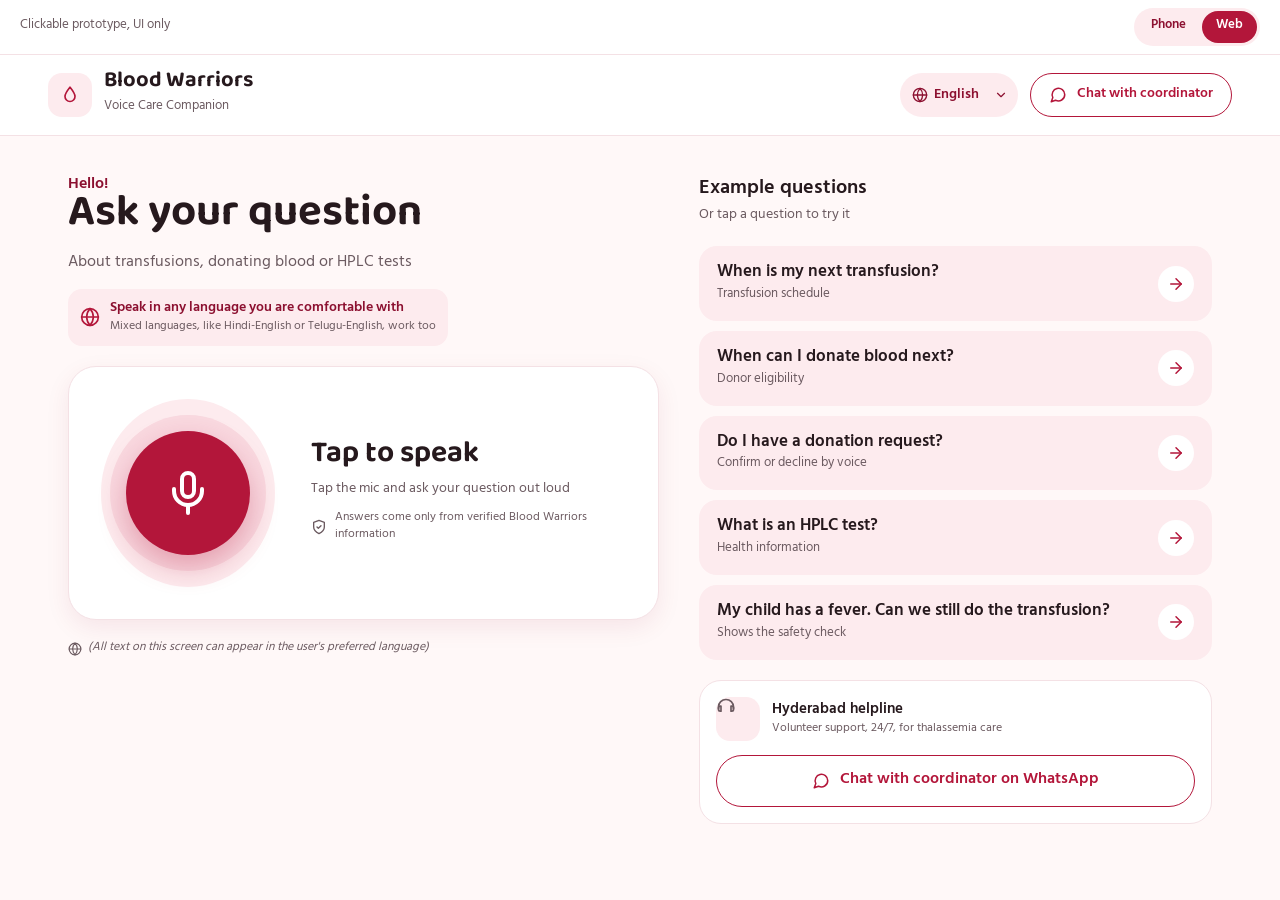
<file: blood-warriors-prototype.html>
<!doctype html>
<html lang="en">
<head>
<meta charset="utf-8">
<meta name="viewport" content="width=device-width, initial-scale=1, viewport-fit=cover">
<title>Blood Warriors Voice Assistant</title>
<link rel="preconnect" href="https://fonts.googleapis.com">
<link rel="preconnect" href="https://fonts.gstatic.com" crossorigin>
<link rel="stylesheet" href="https://fonts.googleapis.com/css2?family=Baloo+Tammudu+2:wght@600;700&family=Hind+Guntur:wght@400;500;600;700&display=swap">
<style>
:root {
  --bg: #FFF8F8; --surface: #FFFFFF; --tint: #FDEBEE; --tint-2: #F9D9E0; --line: #F4E1E5;
  --ink: #26191D; --muted: #6B5A60; --brand: #B3163A; --brand-ink: #8C1030; --on-brand: #FFFFFF;
  --wave-soft: #F2C6D0; --cream: #FFF5DC; --cream-line: #F0DDAE; --cream-chip: #FCE9B8;
  --amber: #7A4E00; --amber-muted: #5E4A1C; --ok: #1E8E4E; --ok-ink: #1B6B3D; --ok-tint: #E8F5EC;
  --shadow: rgba(140, 16, 48, 0.08); --brand-shadow: rgba(179, 22, 58, 0.30);
  --display: 'Baloo Tammudu 2', 'Hind Guntur', system-ui, sans-serif;
  --text: 'Hind Guntur', system-ui, -apple-system, 'Segoe UI', sans-serif;
  box-sizing: border-box;
  padding-top: env(safe-area-inset-top, 0px);
  padding-bottom: env(safe-area-inset-bottom, 0px);
  color-scheme: light;
}
@media (prefers-color-scheme: dark) {
  :root:not([data-theme="light"]) {
    --bg: #1B1113; --surface: #261A1D; --tint: #3A1E26; --tint-2: #4A2430; --line: #3A2A2F;
    --ink: #F7ECEE; --muted: #C9B3BA; --brand: #C42A4E; --brand-ink: #F4A7B8; --on-brand: #FFFFFF;
    --wave-soft: #5A2A36; --cream: #33280F; --cream-line: #5A4718; --cream-chip: #4A3A12;
    --amber: #F2CF7A; --amber-muted: #E3C584; --ok: #4CC27E; --ok-ink: #7FDBA4; --ok-tint: #173222;
    --shadow: rgba(0, 0, 0, 0.35); --brand-shadow: rgba(0, 0, 0, 0.45);
    color-scheme: dark;
  }
}
:root[data-theme="dark"] {
  --bg: #1B1113; --surface: #261A1D; --tint: #3A1E26; --tint-2: #4A2430; --line: #3A2A2F;
  --ink: #F7ECEE; --muted: #C9B3BA; --brand: #C42A4E; --brand-ink: #F4A7B8; --on-brand: #FFFFFF;
  --wave-soft: #5A2A36; --cream: #33280F; --cream-line: #5A4718; --cream-chip: #4A3A12;
  --amber: #F2CF7A; --amber-muted: #E3C584; --ok: #4CC27E; --ok-ink: #7FDBA4; --ok-tint: #173222;
  --shadow: rgba(0, 0, 0, 0.35); --brand-shadow: rgba(0, 0, 0, 0.45);
  color-scheme: dark;
}
html { scroll-padding-top: env(safe-area-inset-top, 0px); }
*, *::before, *::after { box-sizing: border-box; }
html, body { min-height: 100%; }
body { margin: 0; background: var(--bg); color: var(--ink); font-family: var(--text); font-size: 16px; line-height: 1.5; -webkit-font-smoothing: antialiased; }
[hidden] { display: none !important; }
button, input, select { font: inherit; color: inherit; }
button { cursor: pointer; }
a { color: var(--brand); }
:focus-visible { outline: 3px solid var(--brand); outline-offset: 3px; }
h1:focus, h2:focus { outline: none; }
h1, h2, p { margin: 0; }

.i { width: 20px; height: 20px; flex-shrink: 0; fill: none; stroke: currentColor; stroke-width: 2; stroke-linecap: round; stroke-linejoin: round; }
.i-fill { fill: currentColor; stroke: none; }

/* Prototype bar */
.demo-bar { display: flex; align-items: center; justify-content: space-between; gap: 12px; padding: 8px 20px; font-size: 13px; color: var(--muted); background: var(--surface); border-bottom: 1px solid var(--line); }
.view-toggle { display: none; gap: 2px; padding: 3px; border-radius: 999px; background: var(--tint); }
.view-toggle button { border: 0; background: transparent; border-radius: 999px; padding: 4px 14px; min-height: 32px; font-size: 13px; font-weight: 600; color: var(--brand-ink); }
.view-toggle button[aria-pressed="true"] { background: var(--brand); color: var(--on-brand); }
@media (min-width: 760px) { .view-toggle { display: flex; } }

/* App shell */
.stage { min-height: 100%; }
.app { container: app / inline-size; min-height: 100%; background: var(--bg); }
.stage[data-view="phone"] .app { max-width: 400px; margin: 24px auto; min-height: 820px; border: 1px solid var(--line); border-radius: 32px; overflow: hidden; box-shadow: 0 24px 60px var(--shadow); }

.app-header { display: flex; align-items: center; justify-content: space-between; gap: 12px; padding: 16px 20px 8px; }
.brand { display: flex; align-items: center; gap: 12px; border: 0; background: none; padding: 0; text-align: left; }
.logo { width: 44px; height: 44px; border-radius: 14px; background: var(--tint); color: var(--brand); display: flex; align-items: center; justify-content: center; }
.brand-name { display: block; font-family: var(--display); font-size: 20px; font-weight: 700; line-height: 1.1; }
.brand-sub { display: block; font-size: 12px; line-height: 1.4; color: var(--muted); }
.header-actions { display: flex; align-items: center; gap: 12px; }
.lang { position: relative; display: flex; align-items: center; gap: 6px; min-height: 44px; padding: 0 12px; border-radius: 999px; background: var(--tint); color: var(--brand-ink); }
.lang select { appearance: none; -webkit-appearance: none; border: 0; background: transparent; font-size: 14px; font-weight: 600; color: var(--brand-ink); padding: 8px 18px 8px 0; min-height: 44px; }
.lang select option { color: #26191D; background: #FFFFFF; }
.lang .chev { position: absolute; right: 10px; width: 14px; height: 14px; pointer-events: none; }
.hdr-call { display: none; }

.app-main { padding: 8px 20px 32px; }
.screen, .col { display: flex; flex-direction: column; gap: 20px; }

/* Shared pieces */
.card { background: var(--surface); border: 1px solid var(--line); border-radius: 24px; padding: 20px; }
.sub { font-size: 14px; line-height: 1.45; color: var(--muted); }
.note { display: flex; align-items: flex-start; gap: 6px; font-size: 12px; font-style: italic; line-height: 1.45; color: var(--muted); }
.note .i { width: 14px; height: 14px; margin-top: 2px; }
.chip { align-self: flex-start; display: inline-flex; align-items: center; gap: 6px; padding: 6px 10px; border-radius: 999px; background: var(--tint); color: var(--brand-ink); font-size: 12px; font-weight: 600; line-height: 1.3; }
.chip .i { width: 16px; height: 16px; color: var(--brand); }
.btn { display: inline-flex; align-items: center; justify-content: center; gap: 10px; min-height: 52px; padding: 8px 20px; border-radius: 999px; border: 0; font-size: 16px; font-weight: 600; line-height: 1.3; text-decoration: none; }
.btn-primary { background: var(--brand); color: var(--on-brand); min-height: 60px; font-size: 17px; }
.btn-primary:hover { filter: brightness(1.06); }
.btn-outline { background: var(--surface); color: var(--brand); border: 1.5px solid var(--brand); }
.btn-outline:hover { background: var(--tint); }
.btn-ghost { background: transparent; color: var(--muted); min-height: 48px; }
.btn-ghost:hover { color: var(--ink); }
.btn-soft { background: var(--tint); color: var(--brand-ink); min-height: 48px; font-size: 15px; }
.btn .i { width: 18px; height: 18px; }

/* Idle */
.hello { font-family: var(--display); font-size: 28px; font-weight: 700; line-height: 1.2; }
.idle-title { font-size: 20px; font-weight: 600; line-height: 1.4; }
.greet { display: flex; flex-direction: column; gap: 14px; }
.greet-text { display: flex; flex-direction: column; gap: 2px; }
.lang-chip { display: flex; align-items: center; gap: 10px; padding: 10px 12px; border-radius: 14px; background: var(--tint); }
.lang-chip .i { color: var(--brand); }
.lang-chip strong { display: block; font-size: 14px; font-weight: 600; line-height: 1.4; color: var(--brand-ink); }
.lang-chip span { display: block; font-size: 12px; line-height: 1.4; color: var(--muted); }

.mic-panel { display: flex; flex-direction: column; align-items: center; gap: 14px; padding: 8px 0; text-align: center; }
.mic-big { width: 188px; height: 188px; border-radius: 50%; border: 0; padding: 0; background: var(--tint); display: flex; align-items: center; justify-content: center; }
.mic-big .mid { width: 156px; height: 156px; border-radius: 50%; background: var(--tint-2); display: flex; align-items: center; justify-content: center; transition: transform .2s ease; }
.mic-big .core { width: 124px; height: 124px; border-radius: 50%; background: var(--brand); color: var(--on-brand); display: flex; align-items: center; justify-content: center; box-shadow: 0 12px 28px var(--brand-shadow); }
.mic-big .core .i { width: 48px; height: 48px; }
.mic-big:hover .mid { transform: scale(1.04); }
.mic-big:active .mid { transform: scale(0.97); }
.mic-title { font-family: var(--display); font-size: 22px; font-weight: 700; line-height: 1.3; }
.trust { display: flex; align-items: center; justify-content: center; gap: 8px; font-size: 12px; line-height: 1.4; color: var(--muted); }
.trust .i { width: 16px; height: 16px; }

.type-box { display: flex; flex-direction: column; gap: 8px; }
.type-box label { font-size: 14px; font-weight: 600; }
.type-row { display: flex; gap: 8px; }
.type-row input { flex: 1; min-width: 0; min-height: 52px; padding: 10px 16px; border-radius: 16px; border: 1.5px solid var(--line); background: var(--surface); font-size: 16px; }
.type-row input::placeholder { color: var(--muted); opacity: 1; }
.type-row input:focus { border-color: var(--brand); outline: none; }
.send { width: 52px; height: 52px; flex-shrink: 0; border: 0; border-radius: 16px; background: var(--brand); color: var(--on-brand); display: flex; align-items: center; justify-content: center; }

.examples-head { display: flex; flex-direction: column; gap: 2px; }
.examples-head h2 { font-size: 18px; font-weight: 600; line-height: 1.4; }
.examples { display: flex; flex-direction: column; gap: 10px; }
.q-item { display: flex; align-items: center; justify-content: space-between; gap: 12px; width: 100%; min-height: 68px; padding: 14px 16px; border: 0; border-radius: 18px; background: var(--tint); text-align: left; color: var(--ink); }
.q-item:hover { background: var(--tint-2); }
.q-item .t { display: block; font-size: 16px; font-weight: 600; line-height: 1.4; }
.q-item .c { display: block; font-size: 13px; line-height: 1.45; color: var(--muted); }
.q-item .go { width: 36px; height: 36px; flex-shrink: 0; border-radius: 50%; background: var(--surface); color: var(--brand); display: flex; align-items: center; justify-content: center; }
.q-item .go .i { width: 18px; height: 18px; }

.helpline { display: flex; flex-direction: column; gap: 14px; padding: 16px; border-radius: 22px; }
.helpline-top { display: flex; align-items: center; gap: 12px; }
.tile { width: 44px; height: 44px; flex-shrink: 0; border-radius: 14px; background: var(--tint); color: var(--brand); display: flex; align-items: center; justify-content: center; }
.helpline-top strong { display: block; font-size: 15px; font-weight: 600; line-height: 1.4; }
.helpline-top span { display: block; font-size: 12px; line-height: 1.4; color: var(--muted); }
.helpline .btn { width: 100%; }

/* Listening */
.center { align-items: center; text-align: center; }
.status-chip { display: inline-flex; align-items: center; gap: 8px; padding: 8px 14px; border-radius: 999px; background: var(--tint); color: var(--brand-ink); font-size: 13px; font-weight: 600; }
.status-chip .dot { width: 8px; height: 8px; border-radius: 50%; background: var(--brand); animation: blink 1.2s ease-in-out infinite; }
.mic-live { position: relative; width: 240px; height: 240px; display: flex; align-items: center; justify-content: center; }
.mic-live .ring { position: absolute; inset: 0; border-radius: 50%; background: var(--tint-2); animation: pulse 2.4s ease-out infinite; }
.mic-live .ring.late { animation-delay: 1.2s; }
.mic-live .halo { position: absolute; inset: 40px; border-radius: 50%; background: var(--tint); }
.mic-live .core { position: relative; width: 124px; height: 124px; border-radius: 50%; background: var(--brand); color: var(--on-brand); display: flex; align-items: center; justify-content: center; box-shadow: 0 12px 28px var(--brand-shadow); }
.mic-live .core .i { width: 48px; height: 48px; }
.wave { display: flex; align-items: center; gap: 5px; height: 52px; }
.wave span { width: 5px; height: var(--h); border-radius: 3px; background: var(--brand); transform-origin: center; animation: wave 0.9s ease-in-out infinite alternate; animation-delay: var(--d); }
.wave span:nth-child(3n) { background: var(--wave-soft); }
.thinking .wave span, .thinking .mic-live .ring { animation-play-state: paused; opacity: .5; }
.listen-title { font-family: var(--display); font-size: 26px; font-weight: 700; line-height: 1.3; }
.banner { display: flex; gap: 10px; padding: 12px 14px; border-radius: 16px; background: var(--cream); border: 1px solid var(--cream-line); color: var(--amber-muted); font-size: 13px; line-height: 1.45; }
.banner .i { color: var(--amber); width: 18px; height: 18px; margin-top: 1px; }
.transcript { display: flex; flex-direction: column; gap: 10px; }
.label { display: flex; align-items: center; gap: 8px; font-size: 13px; font-weight: 600; color: var(--brand-ink); }
.label .i { width: 16px; height: 16px; }
.transcript-text { font-size: 20px; font-weight: 600; line-height: 1.45; min-height: 58px; overflow-wrap: anywhere; }
.transcript-text .interim { color: var(--muted); }
.transcript-text .placeholder { color: var(--muted); font-weight: 500; }
.caret { display: inline-block; width: 2px; height: 22px; margin-left: 4px; vertical-align: middle; background: var(--brand); animation: blink 1s steps(1) infinite; }
.btn-col { display: flex; flex-direction: column; gap: 8px; }

/* Question bubble */
.q-wrap { align-self: flex-end; display: flex; flex-direction: column; align-items: flex-end; gap: 6px; max-width: min(320px, 100%); }
.q-bubble { background: var(--tint); border-radius: 22px 22px 6px 22px; padding: 14px 16px; display: flex; flex-direction: column; gap: 4px; }
.q-bubble .label { font-size: 12px; }
.q-bubble p { font-size: 18px; font-weight: 600; line-height: 1.45; overflow-wrap: anywhere; }
.time { font-size: 12px; color: var(--muted); }

/* Answer */
.answer-card { display: flex; flex-direction: column; gap: 16px; box-shadow: 0 8px 24px var(--shadow); }
.answer-card h1 { font-family: var(--display); font-size: 24px; font-weight: 700; line-height: 1.35; }
.answer-card .body { font-size: 15px; line-height: 1.55; }
.player { display: flex; align-items: center; gap: 12px; padding: 10px 12px; border-radius: 18px; background: var(--bg); border: 1px solid var(--line); }
.player .play { width: 44px; height: 44px; flex-shrink: 0; border: 0; border-radius: 50%; background: var(--brand); color: var(--on-brand); display: flex; align-items: center; justify-content: center; }
.player .play .i { width: 18px; height: 18px; }
.player-mid { flex: 1; display: flex; flex-direction: column; gap: 8px; min-width: 0; }
.player-mid span { font-size: 13px; font-weight: 600; line-height: 1.3; }
.progress { height: 6px; border-radius: 3px; background: var(--wave-soft); overflow: hidden; }
.progress .bar { width: 0; height: 100%; background: var(--brand); border-radius: 3px; }
.ptime { font-size: 12px; font-weight: 500; color: var(--muted); font-variant-numeric: tabular-nums; }
.details { display: flex; flex-direction: column; gap: 14px; }
.detail { display: flex; align-items: center; gap: 12px; }
.detail .tile { width: 40px; height: 40px; border-radius: 12px; }
.detail strong { display: block; font-size: 15px; font-weight: 600; line-height: 1.4; }
.detail span { display: block; font-size: 13px; line-height: 1.4; color: var(--muted); }
.actions { display: flex; flex-wrap: wrap; gap: 10px; }
.actions .btn { flex: 1 1 160px; }
.done-line { display: flex; align-items: center; gap: 8px; padding: 12px 14px; border-radius: 14px; background: var(--ok-tint); color: var(--ok-ink); font-size: 14px; font-weight: 600; }
.divider { height: 1px; background: var(--line); }
.source { display: flex; align-items: center; gap: 8px; font-size: 12px; line-height: 1.4; color: var(--muted); }
.source .i { width: 16px; height: 16px; }
.clarify-list { display: flex; flex-direction: column; gap: 10px; }
.ask-again { display: flex; flex-direction: column; align-items: center; gap: 10px; padding-top: 4px; text-align: center; }
.mic-small { width: 76px; height: 76px; border-radius: 50%; border: 0; background: var(--brand); color: var(--on-brand); display: flex; align-items: center; justify-content: center; box-shadow: 0 10px 24px var(--brand-shadow); }
.mic-small .i { width: 32px; height: 32px; }
.ask-title { font-family: var(--display); font-size: 18px; font-weight: 700; line-height: 1.3; }
.area-call { width: 100%; }

/* Fallback */
.cream { background: var(--cream); border-color: var(--cream-line); display: flex; flex-direction: column; gap: 14px; }
.cream .chip { background: var(--cream-chip); color: var(--amber); }
.cream .chip .i { color: var(--amber); }
.cream h1 { font-family: var(--display); font-size: 22px; font-weight: 700; line-height: 1.35; }
.cream .inner { background: var(--surface); border-radius: 18px; padding: 14px 16px; font-size: 15px; font-weight: 500; line-height: 1.5; }
.cream .player { background: transparent; border-color: var(--cream-line); }
.cream .ptime, .cream .note { color: var(--amber-muted); }
.sent { display: flex; align-items: center; gap: 12px; padding: 12px 14px; border-radius: 16px; background: var(--tint); }
.sent .i { width: 22px; height: 22px; color: var(--brand); }
.sent strong { display: block; font-size: 14px; font-weight: 600; line-height: 1.4; color: var(--brand-ink); }
.sent span { display: block; font-size: 12px; line-height: 1.4; color: var(--muted); }
.coord { display: flex; flex-direction: column; gap: 14px; padding: 16px; border-radius: 22px; }
.avail { display: flex; align-items: center; gap: 8px; font-size: 12px; font-weight: 600; color: var(--ok-ink); }
.avail .dot { width: 8px; height: 8px; border-radius: 50%; background: var(--ok); }
.person { display: flex; align-items: center; gap: 12px; }
.avatar { width: 52px; height: 52px; flex-shrink: 0; border-radius: 50%; background: var(--tint); color: var(--brand); display: flex; align-items: center; justify-content: center; font-family: var(--display); font-size: 18px; font-weight: 700; }
.person strong { font-size: 16px; font-weight: 700; line-height: 1.3; }
.badge { font-size: 11px; font-weight: 600; padding: 3px 8px; border-radius: 999px; background: var(--tint); color: var(--brand-ink); margin-left: 6px; vertical-align: 2px; }
.person span.role { display: block; font-size: 13px; line-height: 1.4; color: var(--muted); }
.big-link { display: flex; align-items: center; gap: 12px; min-height: 64px; padding: 12px 16px; border-radius: 18px; text-decoration: none; }
.big-link .ic { width: 40px; height: 40px; flex-shrink: 0; border-radius: 50%; display: flex; align-items: center; justify-content: center; }
.big-link .txt { flex: 1; display: flex; flex-direction: column; }
.big-link .txt strong { font-size: 16px; font-weight: 700; line-height: 1.35; }
.big-link .txt span { font-size: 13px; line-height: 1.35; }
.call-link { background: var(--brand); color: var(--on-brand); box-shadow: 0 10px 24px var(--brand-shadow); }
.call-link .ic { background: rgba(255, 255, 255, 0.16); }
.wa-link { background: var(--surface); color: var(--ink); border: 1px solid var(--line); }
.wa-link .ic { background: var(--tint); color: var(--brand); }
.wa-link .txt span { color: var(--muted); }
.hint { font-size: 13px; line-height: 1.5; color: var(--muted); text-align: center; padding: 0 12px; }
.fb-again { align-self: center; }

.toast { position: fixed; left: 50%; bottom: calc(24px + env(safe-area-inset-bottom, 0px)); transform: translate(-50%, 20px); max-width: min(440px, calc(100% - 32px)); padding: 12px 18px; border-radius: 16px; background: var(--ink); color: var(--bg); font-size: 14px; line-height: 1.45; box-shadow: 0 12px 32px var(--shadow); opacity: 0; pointer-events: none; transition: opacity .2s ease, transform .2s ease; z-index: 10; }
.toast.show { opacity: 1; transform: translate(-50%, 0); }

@keyframes pulse { 0% { transform: scale(0.85); opacity: 0.8; } 100% { transform: scale(1.2); opacity: 0; } }
@keyframes wave { from { transform: scaleY(0.35); } to { transform: scaleY(1); } }
@keyframes blink { 50% { opacity: 0.25; } }
@media (prefers-reduced-motion: reduce) {
  *, *::before, *::after { animation: none !important; transition: none !important; }
}

/* Wide (web) layout, driven by the app's own width */
@container app (min-width: 880px) {
  .app-header { padding: 18px 48px; background: var(--surface); border-bottom: 1px solid var(--line); }
  .brand-name { font-size: 22px; }
  .brand-sub { font-size: 13px; }
  .hdr-call { display: inline-flex; min-height: 44px; padding: 8px 18px; font-size: 14px; }
  .app-main { max-width: 1240px; margin: 0 auto; padding: 40px 48px 48px; }
  #s-idle:not([hidden]), #s-listen:not([hidden]), #s-fallback:not([hidden]) { display: grid; grid-template-columns: minmax(0, 1.15fr) minmax(0, 1fr); gap: 40px; align-items: start; }
  #s-listen:not([hidden]) { align-items: center; }
  .greet { background: transparent; border: 0; padding: 0; }
  .hello { font-family: var(--text); font-size: 16px; font-weight: 600; color: var(--brand-ink); }
  .idle-title { font-family: var(--display); font-size: 44px; font-weight: 700; line-height: 1.2; }
  .greet .sub { font-size: 16px; }
  .lang-chip { align-self: flex-start; }
  .mic-panel { flex-direction: row; gap: 36px; text-align: left; padding: 32px; background: var(--surface); border: 1px solid var(--line); border-radius: 28px; box-shadow: 0 8px 24px var(--shadow); }
  .mic-panel .trust { justify-content: flex-start; }
  .mic-panel-text { display: flex; flex-direction: column; gap: 10px; }
  .mic-title { font-size: 30px; }
  .examples-head h2 { font-size: 20px; }
  .q-item { min-height: 72px; padding: 16px 18px; }
  .q-item .t { font-size: 17px; }
  .mic-live { width: 280px; height: 280px; }
  .mic-live .halo { inset: 50px; }
  .mic-live .core { width: 136px; height: 136px; }
  .listen-title { font-size: 32px; }
  .transcript { padding: 28px; border-radius: 28px; box-shadow: 0 8px 24px var(--shadow); }
  .transcript-text { font-size: 30px; }
  .btn-col { flex-direction: row; }
  .btn-col .btn-primary { flex: 1; }
  .btn-col .btn-ghost { background: var(--surface); border: 1.5px solid var(--line); min-height: 60px; padding: 8px 28px; }
  #s-answer:not([hidden]) { display: grid; grid-template-columns: 380px minmax(0, 1fr); grid-template-areas: "q card" "ask card" "call card"; grid-template-rows: auto auto 1fr; gap: 20px 40px; align-items: start; }
  .area-q { grid-area: q; align-self: stretch; max-width: none; }
  .area-q .q-bubble { align-self: stretch; }
  .area-card { grid-area: card; padding: 32px; border-radius: 28px; gap: 22px; }
  .area-ask { grid-area: ask; background: var(--surface); border: 1px solid var(--line); border-radius: 24px; padding: 24px; }
  .area-call { grid-area: call; }
  .answer-card h1 { font-size: 34px; line-height: 1.3; }
  .answer-card .body { font-size: 16px; }
  .details { display: grid; grid-template-columns: repeat(auto-fit, minmax(180px, 1fr)); }
  .detail { flex-direction: column; align-items: flex-start; gap: 10px; padding: 16px; border-radius: 18px; background: var(--bg); }
  .detail strong { font-size: 16px; }
  #s-fallback .q-wrap { max-width: 520px; }
  .cream { padding: 28px; border-radius: 28px; gap: 16px; }
  .cream h1 { font-size: 30px; }
  .coord { padding: 20px; border-radius: 24px; box-shadow: 0 8px 24px var(--shadow); }
  .fb-again { align-self: stretch; }
}
</style>
</head>
<body>

<svg width="0" height="0" style="position: absolute" aria-hidden="true">
  <symbol id="i-drop" viewBox="0 0 24 24"><path d="M12 2.7c-3.3 4.2-6 7.6-6 11.1a6 6 0 0 0 12 0c0-3.5-2.7-6.9-6-11.1z"/></symbol>
  <symbol id="i-mic" viewBox="0 0 24 24"><rect x="9" y="2" width="6" height="12" rx="3"/><path d="M19 10v1a7 7 0 0 1-14 0v-1"/><path d="M12 18v4"/></symbol>
  <symbol id="i-globe" viewBox="0 0 24 24"><circle cx="12" cy="12" r="10"/><path d="M2 12h20"/><path d="M12 2a15.3 15.3 0 0 1 4 10 15.3 15.3 0 0 1-4 10 15.3 15.3 0 0 1-4-10 15.3 15.3 0 0 1 4-10z"/></symbol>
  <symbol id="i-chev-down" viewBox="0 0 24 24"><path d="m6 9 6 6 6-6"/></symbol>
  <symbol id="i-chev-right" viewBox="0 0 24 24"><path d="m9 18 6-6-6-6"/></symbol>
  <symbol id="i-arrow" viewBox="0 0 24 24"><path d="M5 12h14"/><path d="m12 5 7 7-7 7"/></symbol>
  <symbol id="i-phone" viewBox="0 0 24 24"><path d="M22 16.9v3a2 2 0 0 1-2.2 2 19.8 19.8 0 0 1-8.6-3.1 19.5 19.5 0 0 1-6-6A19.8 19.8 0 0 1 2.1 4.2 2 2 0 0 1 4.1 2h3a2 2 0 0 1 2 1.7c.1.9.4 1.8.7 2.7a2 2 0 0 1-.5 2.1L8 9.8a16 16 0 0 0 6 6l1.3-1.3a2 2 0 0 1 2.1-.4c.9.3 1.8.6 2.7.7a2 2 0 0 1 1.7 2z"/></symbol>
  <symbol id="i-shield" viewBox="0 0 24 24"><path d="M12 22s8-4 8-10V5l-8-3-8 3v7c0 6 8 10 8 10z"/><path d="m9 12 2 2 4-4"/></symbol>
  <symbol id="i-headset" viewBox="0 0 24 24"><path d="M3 14v-2a9 9 0 0 1 18 0v2"/><path d="M21 15a2 2 0 0 1-2 2h-1v-6h1a2 2 0 0 1 2 2z"/><path d="M3 15a2 2 0 0 0 2 2h1v-6H5a2 2 0 0 0-2 2z"/></symbol>
  <symbol id="i-user" viewBox="0 0 24 24"><circle cx="12" cy="8" r="4"/><path d="M4 21a8 8 0 0 1 16 0"/></symbol>
  <symbol id="i-stop" viewBox="0 0 24 24"><rect x="6" y="6" width="12" height="12" rx="2"/></symbol>
  <symbol id="i-play" viewBox="0 0 24 24"><path d="M8 5v14l11-7z"/></symbol>
  <symbol id="i-pause" viewBox="0 0 24 24"><rect x="6" y="5" width="4" height="14" rx="1"/><rect x="14" y="5" width="4" height="14" rx="1"/></symbol>
  <symbol id="i-cal" viewBox="0 0 24 24"><rect x="3" y="4" width="18" height="18" rx="2"/><path d="M16 2v4M8 2v4M3 10h18"/></symbol>
  <symbol id="i-hosp" viewBox="0 0 24 24"><rect x="3" y="3" width="18" height="18" rx="3"/><path d="M12 8v8M8 12h8"/></symbol>
  <symbol id="i-file" viewBox="0 0 24 24"><path d="M14 2H6a2 2 0 0 0-2 2v16a2 2 0 0 0 2 2h12a2 2 0 0 0 2-2V8z"/><path d="M14 2v6h6M8 13h8M8 17h5"/></symbol>
  <symbol id="i-info" viewBox="0 0 24 24"><circle cx="12" cy="12" r="10"/><path d="M12 16v-4M12 8h.01"/></symbol>
  <symbol id="i-check" viewBox="0 0 24 24"><circle cx="12" cy="12" r="10"/><path d="m8 12 3 3 5-6"/></symbol>
  <symbol id="i-help" viewBox="0 0 24 24"><circle cx="12" cy="12" r="10"/><path d="M9.1 9a3 3 0 0 1 5.8 1c0 2-3 3-3 3"/><path d="M12 17h.01"/></symbol>
  <symbol id="i-chat" viewBox="0 0 24 24"><path d="M21 11.5a8.4 8.4 0 0 1-12.3 7.4L3 21l2.1-5.7A8.4 8.4 0 1 1 21 11.5z"/></symbol>
  <symbol id="i-refresh" viewBox="0 0 24 24"><path d="M3 12a9 9 0 0 1 15-6.7L21 8"/><path d="M21 3v5h-5"/><path d="M21 12a9 9 0 0 1-15 6.7L3 16"/><path d="M3 21v-5h5"/></symbol>
</svg>

<div class="demo-bar">
  <span>Clickable prototype, UI only</span>
  <div class="view-toggle" role="group" aria-label="Preview size">
    <button type="button" data-view="phone" aria-pressed="false">Phone</button>
    <button type="button" data-view="auto" aria-pressed="true">Web</button>
  </div>
</div>

<div class="stage" id="stage" data-view="auto">
<div class="app">

<header class="app-header">
  <button type="button" class="brand" id="homeBtn" aria-label="Blood Warriors, go to start">
    <span class="logo"><svg class="i"><use href="#i-drop"/></svg></span>
    <span>
      <span class="brand-name">Blood Warriors</span>
      <span class="brand-sub">Voice Care Companion</span>
    </span>
  </button>
  <div class="header-actions">
    <label class="lang">
      <svg class="i" style="width:16px;height:16px"><use href="#i-globe"/></svg>
      <span class="sr" hidden>Language</span>
      <select id="langSel" aria-label="Language">
        <option value="en-IN">English</option>
        <option value="hi-IN">Hindi</option>
        <option value="te-IN">Telugu</option>
        <option value="ta-IN">Tamil</option>
        <option value="kn-IN">Kannada</option>
        <option value="mr-IN">Marathi</option>
        <option value="bn-IN">Bengali</option>
      </select>
      <svg class="i chev"><use href="#i-chev-down"/></svg>
    </label>
    <a class="btn btn-outline hdr-call" href="https://wa.me/919391551999?text=Hello%2C%20I%20have%20a%20question%20for%20the%20Blood%20Warriors%20coordinator." target="_blank" rel="noopener"><svg class="i"><use href="#i-chat"/></svg>Chat with coordinator</a>
  </div>
</header>

<main class="app-main">

<!-- Idle -->
<section class="screen" id="s-idle" aria-labelledby="h-idle">
  <div class="col">
    <div class="card greet">
      <div class="greet-text">
        <p class="hello">Hello!</p>
        <h1 class="idle-title" id="h-idle" tabindex="-1">Ask your question</h1>
        <p class="sub">About transfusions, donating blood or HPLC tests</p>
      </div>
      <div class="lang-chip">
        <svg class="i"><use href="#i-globe"/></svg>
        <div>
          <strong>Speak in any language you are comfortable with</strong>
          <span>Mixed languages, like Hindi-English or Telugu-English, work too</span>
        </div>
      </div>
    </div>

    <div class="mic-panel">
      <button type="button" class="mic-big" id="micBtn" aria-label="Tap to speak">
        <span class="mid"><span class="core"><svg class="i"><use href="#i-mic"/></svg></span></span>
      </button>
      <div class="mic-panel-text">
        <div>
          <p class="mic-title">Tap to speak</p>
          <p class="sub">Tap the mic and ask your question out loud</p>
        </div>
        <p class="trust"><svg class="i"><use href="#i-shield"/></svg>Answers come only from verified Blood Warriors information</p>
      </div>
    </div>

    <p class="note"><svg class="i"><use href="#i-globe"/></svg>(All text on this screen can appear in the user's preferred language)</p>
  </div>

  <div class="col">
    <div class="examples-head">
      <h2>Example questions</h2>
      <p class="sub">Or tap a question to try it</p>
    </div>
    <div class="examples">
      <button type="button" class="q-item" data-q="When is my next transfusion?"><span><span class="t">When is my next transfusion?</span><span class="c">Transfusion schedule</span></span><span class="go"><svg class="i"><use href="#i-arrow"/></svg></span></button>
      <button type="button" class="q-item" data-q="When can I donate blood next?"><span><span class="t">When can I donate blood next?</span><span class="c">Donor eligibility</span></span><span class="go"><svg class="i"><use href="#i-arrow"/></svg></span></button>
      <button type="button" class="q-item" data-q="Do I have a donation request?"><span><span class="t">Do I have a donation request?</span><span class="c">Confirm or decline by voice</span></span><span class="go"><svg class="i"><use href="#i-arrow"/></svg></span></button>
      <button type="button" class="q-item" data-q="What is an HPLC test?"><span><span class="t">What is an HPLC test?</span><span class="c">Health information</span></span><span class="go"><svg class="i"><use href="#i-arrow"/></svg></span></button>
      <button type="button" class="q-item" data-q="My child has a fever. Can we still go ahead with the transfusion today?"><span><span class="t">My child has a fever. Can we still do the transfusion?</span><span class="c">Shows the safety check</span></span><span class="go"><svg class="i"><use href="#i-arrow"/></svg></span></button>
    </div>

    <div class="card helpline">
      <div class="helpline-top">
        <span class="tile"><svg class="i"><use href="#i-headset"/></svg></span>
        <div>
          <strong>Hyderabad helpline</strong>
          <span>Volunteer support, 24/7, for thalassemia care</span>
        </div>
      </div>
      <a class="btn btn-outline" href="https://wa.me/919391551999?text=Hello%2C%20I%20have%20a%20question%20for%20the%20Blood%20Warriors%20coordinator." target="_blank" rel="noopener"><svg class="i"><use href="#i-chat"/></svg>Chat with coordinator on WhatsApp</a>
    </div>
  </div>
</section>

<!-- Listening -->
<section class="screen" id="s-listen" aria-labelledby="h-listen" hidden>
  <div class="col center">
    <span class="status-chip"><span class="dot"></span><span id="statusText">Recording</span></span>
    <div class="mic-live" aria-hidden="true">
      <span class="ring"></span><span class="ring late"></span><span class="halo"></span>
      <span class="core"><svg class="i"><use href="#i-mic"/></svg></span>
    </div>
    <div class="wave" aria-hidden="true">
      <span style="--h:14px;--d:0s"></span><span style="--h:26px;--d:.15s"></span><span style="--h:40px;--d:.3s"></span><span style="--h:22px;--d:.1s"></span>
      <span style="--h:48px;--d:.25s"></span><span style="--h:30px;--d:.05s"></span><span style="--h:18px;--d:.35s"></span><span style="--h:36px;--d:.2s"></span>
      <span style="--h:24px;--d:.4s"></span><span style="--h:44px;--d:.12s"></span><span style="--h:20px;--d:.28s"></span><span style="--h:12px;--d:.08s"></span>
    </div>
    <div>
      <h1 class="listen-title" id="h-listen" tabindex="-1">Listening...</h1>
      <p class="sub" id="listenHint">Speak clearly, in any language</p>
    </div>
  </div>
  <div class="col">
    <div class="card transcript">
      <span class="label"><svg class="i"><use href="#i-user"/></svg>Your words</span>
      <p class="transcript-text" id="transcript">When is my next transfusion?<span class="caret" aria-hidden="true"></span></p>
      <p class="note"><svg class="i"><use href="#i-globe"/></svg>(The transcript appears in whatever language the user speaks)</p>
    </div>
    <div class="btn-col">
      <button type="button" class="btn btn-primary" id="doneBtn"><svg class="i i-fill"><use href="#i-stop"/></svg>Done, get answer</button>
      <button type="button" class="btn btn-ghost" id="cancelBtn">Cancel</button>
    </div>
  </div>
</section>

<!-- Answer -->
<section class="screen" id="s-answer" aria-labelledby="h-answer" hidden>
  <div class="q-wrap area-q">
    <div class="q-bubble">
      <span class="label"><svg class="i"><use href="#i-user"/></svg>Your question</span>
      <p id="ansQ"></p>
    </div>
    <span class="time" id="ansTime"></span>
  </div>
  <div class="card answer-card area-card" id="answerCard"></div>
  <div class="ask-again area-ask">
    <button type="button" class="mic-small" id="askMicBtn" aria-label="Ask another question"><svg class="i"><use href="#i-mic"/></svg></button>
    <div>
      <p class="ask-title">Ask another question</p>
      <p class="sub">Tap the mic to ask again</p>
    </div>
  </div>
  <a class="btn btn-outline area-call" href="https://wa.me/919391551999?text=Hello%2C%20I%20have%20a%20question%20for%20the%20Blood%20Warriors%20coordinator." target="_blank" rel="noopener"><svg class="i"><use href="#i-chat"/></svg>Chat with coordinator on WhatsApp</a>
</section>

<!-- Fallback -->
<section class="screen" id="s-fallback" aria-labelledby="h-fb" hidden>
  <div class="col">
    <div class="q-wrap">
      <div class="q-bubble">
        <span class="label"><svg class="i"><use href="#i-user"/></svg>Your question</span>
        <p id="fbQ"></p>
      </div>
      <span class="time" id="fbTime"></span>
    </div>
    <div class="card cream">
      <span class="chip"><svg class="i"><use href="#i-info"/></svg><span id="fbChip">Care safety check</span></span>
      <h1 id="h-fb" tabindex="-1">Sorry, I don't have a verified answer for this.</h1>
      <p class="inner" id="fbMsg"></p>
      <div class="player" id="fbPlayer">
        <button type="button" class="play" aria-label="Listen to this message"><svg class="i i-fill"><use href="#i-play"/></svg></button>
        <div class="player-mid"><span class="plabel">Listen</span><div class="progress"><div class="bar"></div></div></div>
        <span class="ptime">0:00</span>
      </div>
      <p class="note"><svg class="i"><use href="#i-globe"/></svg>(Message is shown and spoken in the user's preferred language)</p>
    </div>
    <div class="sent">
      <svg class="i"><use href="#i-check"/></svg>
      <div>
        <strong>Your question has been sent to the coordinator</strong>
        <span>You won't need to repeat it</span>
      </div>
    </div>
  </div>
  <div class="col">
    <div class="card coord">
      <span class="avail"><span class="dot"></span>Hyderabad helpline, available 24/7</span>
      <div class="person">
        <span class="avatar">KA</span>
        <div>
          <strong>Sister K. Anitha</strong><span class="badge">Duty lead</span>
          <span class="role">Blood Warriors Care Team, Hyderabad</span>
        </div>
      </div>
      <a class="big-link call-link" href="https://wa.me/919391551999?text=Hello%2C%20I%20asked%20the%20Blood%20Warriors%20assistant%20a%20question%20it%20could%20not%20answer.%20Reference%3A%20BW-1042" target="_blank" rel="noopener">
        <span class="ic"><svg class="i"><use href="#i-chat"/></svg></span>
        <span class="txt"><strong>Chat with coordinator on WhatsApp</strong><span>Your question is shared, no need to repeat it</span></span>
        <svg class="i"><use href="#i-chev-right"/></svg>
      </a>
    </div>
    <button type="button" class="btn btn-soft fb-again" id="fbAgainBtn"><svg class="i"><use href="#i-refresh"/></svg>Ask another question</button>
    <p class="hint">You can also ask about upcoming dates or where to donate.</p>
  </div>
</section>

</main>
</div>
</div>

<div class="toast" id="toast" role="status" aria-live="polite"></div>

<script>
(function () {
  'use strict';

  // Static screen content for the clickable prototype (no backend)
  var ANSWERS = {
    transfusion: {
      q: 'When is my next transfusion?',
      headline: 'Your next transfusion is on Saturday, 3 October 2026.',
      body: 'Please reach Niloufer Hospital, Hyderabad by 9:30 AM. One unit of B+ blood is reserved for you.',
      details: [['cal', 'Saturday, 3 October 2026', '9:30 AM'], ['hosp', 'Niloufer Hospital', 'Hyderabad'], ['drop', 'B+ blood, 1 unit', 'Reserved for you']],
      source: 'Blood Warriors Transfusion Registry', dur: 8
    },
    donate: {
      q: 'When can I donate blood next?',
      headline: 'You can donate again from 3 October 2026.',
      body: 'Your last donation was on 5 July 2026, and whole blood donors need a gap of at least 90 days.',
      details: [['cal', 'Last donation', '5 July 2026'], ['check', 'Eligible again from', '3 October 2026']],
      source: 'Donor records and Blood Warriors donor FAQ', dur: 7
    },
    request: {
      q: 'Do I have a donation request?',
      headline: 'You have 1 donation request.',
      body: "Aarav's family needs one unit of B+ blood on Saturday, 3 October 2026 at Niloufer Hospital, Hyderabad. Can you donate?",
      details: [['cal', 'Saturday, 3 October 2026', '9:30 AM'], ['hosp', 'Niloufer Hospital', 'Hyderabad'], ['drop', 'B+ blood, 1 unit', "Needed for Aarav's transfusion"]],
      actions: true, source: 'Blood Bridge donation requests', dur: 9
    },
    hplc: {
      q: 'What is an HPLC test?',
      headline: 'HPLC is a blood test that shows if you carry the thalassemia trait.',
      body: 'It measures the types of haemoglobin in your blood. If both parents carry the trait, each child has a 1 in 4 chance of having thalassemia major, so testing before marriage or pregnancy helps families plan.',
      source: 'Blood Warriors health FAQ', dur: 12
    }
  };
  var EXAMPLES = {
    'When is my next transfusion?': 'transfusion',
    'When can I donate blood next?': 'donate',
    'Do I have a donation request?': 'request',
    'What is an HPLC test?': 'hplc'
  };

  function $(s) { return document.querySelector(s); }
  function icon(name, extra) { return '<svg class="i' + (extra ? ' ' + extra : '') + '"><use href="#i-' + name + '"/></svg>'; }
  function fmt(s) { s = Math.round(s); return Math.floor(s / 60) + ':' + String(s % 60).padStart(2, '0'); }

  var toastEl = $('#toast'), toastTimer = null;
  function toast(msg) {
    toastEl.textContent = msg;
    toastEl.classList.add('show');
    clearTimeout(toastTimer);
    toastTimer = setTimeout(function () { toastEl.classList.remove('show'); }, 3000);
  }

  var screens = ['s-idle', 's-listen', 's-answer', 's-fallback'];
  function show(id, focusId) {
    stopPlayer();
    screens.forEach(function (s) { document.getElementById(s).hidden = (s !== id); });
    var h = document.getElementById(focusId);
    if (h) h.focus({ preventScroll: true });
    window.scrollTo(0, 0);
  }

  // Fake audio player: just animates the progress bar
  var active = null;
  function stopPlayer() {
    if (!active) return;
    cancelAnimationFrame(active.raf);
    setIcon(active.el, false);
    active = null;
  }
  function setIcon(el, playing) {
    el.querySelector('.play use').setAttribute('href', playing ? '#i-pause' : '#i-play');
    el.querySelector('.play').setAttribute('aria-label', playing ? 'Pause audio' : 'Play audio');
  }
  function bindPlayer(el, dur) {
    var bar = el.querySelector('.bar'), time = el.querySelector('.ptime');
    var pos = 0;
    bar.style.width = '0';
    time.textContent = '0:00 / ' + fmt(dur);
    el.querySelector('.play').onclick = function () {
      if (active && active.el === el) { pos = active.pos(); stopPlayer(); return; }
      stopPlayer();
      if (pos >= dur) pos = 0;
      var start = performance.now() - pos * 1000;
      var a = { el: el, raf: 0, pos: function () { return Math.min((performance.now() - start) / 1000, dur); } };
      active = a;
      setIcon(el, true);
      (function tick() {
        var t = a.pos();
        bar.style.width = (t / dur * 100) + '%';
        time.textContent = fmt(t) + ' / ' + fmt(dur);
        if (t >= dur) { pos = dur; stopPlayer(); return; }
        if (active === a) a.raf = requestAnimationFrame(tick);
      })();
    };
  }

  // Answer screen
  var card = $('#answerCard');
  function showAnswer(id) {
    var a = ANSWERS[id];
    $('#ansQ').textContent = a.q;
    $('#ansTime').textContent = 'Today, 10:14 AM';
    var details = (a.details || []).map(function (d) {
      return '<div class="detail"><span class="tile">' + icon(d[0]) + '</span><div><strong>' + d[1] + '</strong><span>' + d[2] + '</span></div></div>';
    }).join('');
    card.innerHTML =
      '<span class="chip">' + icon('shield') + 'Verified information</span>' +
      '<div><h1 id="h-answer" tabindex="-1">' + a.headline + '</h1></div>' +
      '<p class="body">' + a.body + '</p>' +
      '<div class="player"><button type="button" class="play" aria-label="Play audio">' + icon('play', 'i-fill') + '</button>' +
      '<div class="player-mid"><span>Play answer</span><div class="progress"><div class="bar"></div></div></div><span class="ptime"></span></div>' +
      (details ? '<div class="details">' + details + '</div>' : '') +
      (a.actions ? '<div class="actions" id="reqActions"><button type="button" class="btn btn-primary" data-act="yes">' + icon('check') + 'Yes, I can donate</button><button type="button" class="btn btn-outline" data-act="no">I can\'t this time</button></div>' : '') +
      '<p class="note">' + icon('globe') + '(Answer is shown and spoken in the user\'s preferred language)</p>' +
      '<div class="divider"></div>' +
      '<p class="source">' + icon('file') + 'Source: ' + a.source + '</p>';
    bindPlayer(card.querySelector('.player'), a.dur);
    var acts = card.querySelector('#reqActions');
    if (acts) {
      acts.addEventListener('click', function (e) {
        var b = e.target.closest('button'); if (!b) return;
        var yes = b.dataset.act === 'yes';
        acts.outerHTML = '<p class="done-line">' + icon('check') + (yes ? 'Confirmed. Your coordinator has been told you will donate.' : 'Declined. Your coordinator will ask another donor.') + '</p>';
        toast(yes ? 'Donation confirmed' : 'Request declined');
      });
    }
    show('s-answer', 'h-answer');
  }

  // Fallback screen
  function showFallback(q) {
    $('#fbQ').textContent = q;
    $('#fbTime').textContent = 'Today, 10:21 AM';
    $('#fbChip').textContent = 'Care safety check';
    $('#fbMsg').textContent = 'This sounds like a medical question. Please talk to your coordinator right away.';
    bindPlayer($('#fbPlayer'), 6);
    show('s-fallback', 'h-fb');
  }

  // Navigation
  function goIdle() { show('s-idle', 'h-idle'); }
  function goListen() { show('s-listen', 'h-listen'); }

  $('#micBtn').addEventListener('click', goListen);
  $('#askMicBtn').addEventListener('click', goListen);
  $('#doneBtn').addEventListener('click', function () { showAnswer('transfusion'); });
  $('#cancelBtn').addEventListener('click', goIdle);
  $('#fbAgainBtn').addEventListener('click', goIdle);
  $('#homeBtn').addEventListener('click', goIdle);
  document.querySelector('.examples').addEventListener('click', function (e) {
    var b = e.target.closest('button[data-q]'); if (!b) return;
    var id = EXAMPLES[b.dataset.q];
    if (id) showAnswer(id); else showFallback(b.dataset.q);
  });
  $('#langSel').addEventListener('change', function (e) {
    toast('Language set to ' + e.target.options[e.target.selectedIndex].text);
  });
  document.querySelectorAll('.view-toggle button').forEach(function (b) {
    b.addEventListener('click', function () {
      $('#stage').dataset.view = b.dataset.view;
      document.querySelectorAll('.view-toggle button').forEach(function (x) { x.setAttribute('aria-pressed', String(x === b)); });
    });
  });
})();
</script>
</body>
</html>
</file>
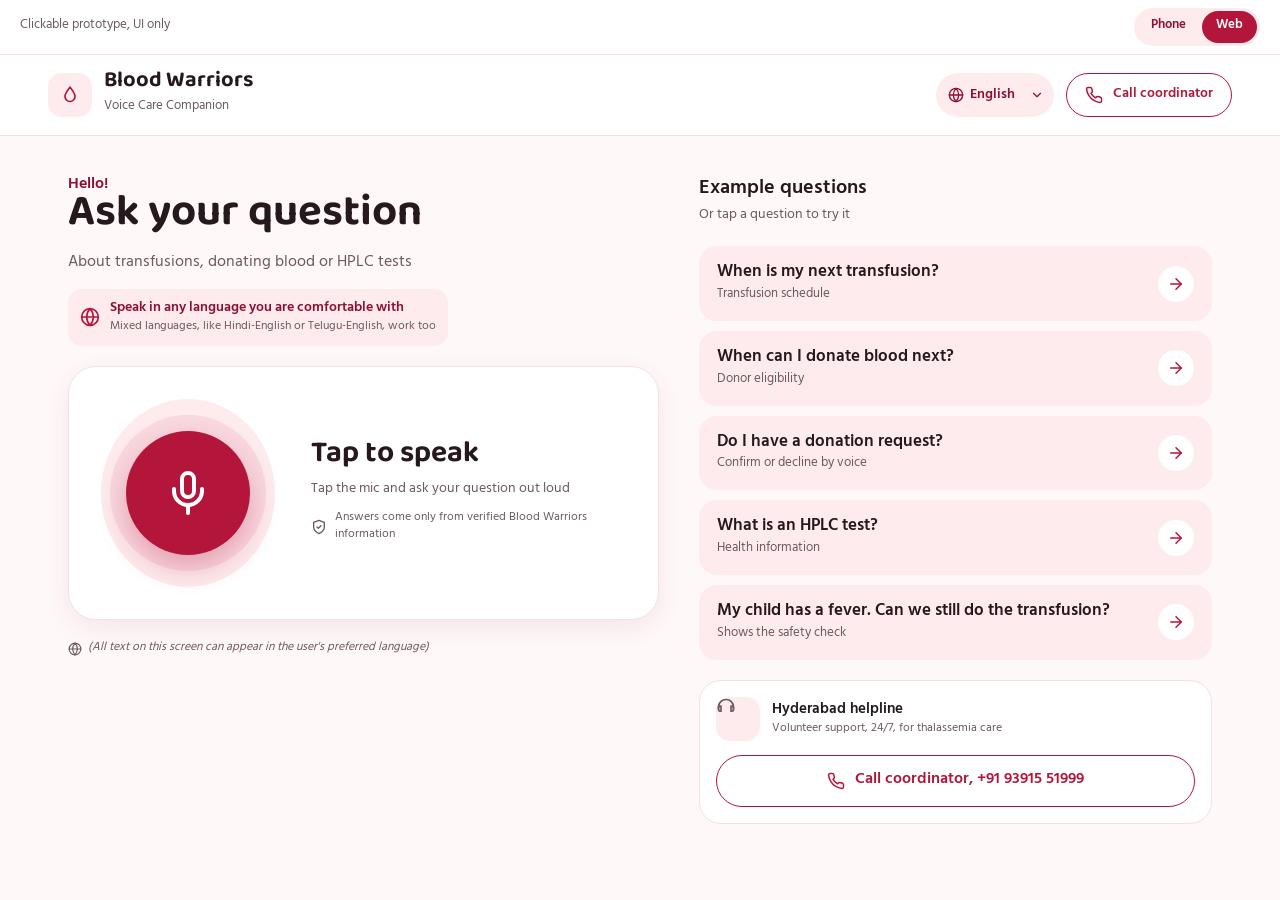
<file: blood-warriors-voice-assistant.html>
<!doctype html>
<html lang="en">
<head>
<meta charset="utf-8">
<meta name="viewport" content="width=device-width, initial-scale=1, viewport-fit=cover">
<title>Blood Warriors Voice Assistant</title>
<link rel="preconnect" href="https://fonts.googleapis.com">
<link rel="preconnect" href="https://fonts.gstatic.com" crossorigin>
<link rel="stylesheet" href="https://fonts.googleapis.com/css2?family=Baloo+Tammudu+2:wght@600;700&family=Hind+Guntur:wght@400;500;600;700&display=swap">
<style>
:root {
  --bg: #FFF8F8; --surface: #FFFFFF; --tint: #FDEBEE; --tint-2: #F9D9E0; --line: #F4E1E5;
  --ink: #26191D; --muted: #6B5A60; --brand: #B3163A; --brand-ink: #8C1030; --on-brand: #FFFFFF;
  --wave-soft: #F2C6D0; --cream: #FFF5DC; --cream-line: #F0DDAE; --cream-chip: #FCE9B8;
  --amber: #7A4E00; --amber-muted: #5E4A1C; --ok: #1E8E4E; --ok-ink: #1B6B3D; --ok-tint: #E8F5EC;
  --shadow: rgba(140, 16, 48, 0.08); --brand-shadow: rgba(179, 22, 58, 0.30);
  --display: 'Baloo Tammudu 2', 'Hind Guntur', system-ui, sans-serif;
  --text: 'Hind Guntur', system-ui, -apple-system, 'Segoe UI', sans-serif;
  box-sizing: border-box;
  padding-top: env(safe-area-inset-top, 0px);
  padding-bottom: env(safe-area-inset-bottom, 0px);
  color-scheme: light;
}
@media (prefers-color-scheme: dark) {
  :root:not([data-theme="light"]) {
    --bg: #1B1113; --surface: #261A1D; --tint: #3A1E26; --tint-2: #4A2430; --line: #3A2A2F;
    --ink: #F7ECEE; --muted: #C9B3BA; --brand: #C42A4E; --brand-ink: #F4A7B8; --on-brand: #FFFFFF;
    --wave-soft: #5A2A36; --cream: #33280F; --cream-line: #5A4718; --cream-chip: #4A3A12;
    --amber: #F2CF7A; --amber-muted: #E3C584; --ok: #4CC27E; --ok-ink: #7FDBA4; --ok-tint: #173222;
    --shadow: rgba(0, 0, 0, 0.35); --brand-shadow: rgba(0, 0, 0, 0.45);
    color-scheme: dark;
  }
}
:root[data-theme="dark"] {
  --bg: #1B1113; --surface: #261A1D; --tint: #3A1E26; --tint-2: #4A2430; --line: #3A2A2F;
  --ink: #F7ECEE; --muted: #C9B3BA; --brand: #C42A4E; --brand-ink: #F4A7B8; --on-brand: #FFFFFF;
  --wave-soft: #5A2A36; --cream: #33280F; --cream-line: #5A4718; --cream-chip: #4A3A12;
  --amber: #F2CF7A; --amber-muted: #E3C584; --ok: #4CC27E; --ok-ink: #7FDBA4; --ok-tint: #173222;
  --shadow: rgba(0, 0, 0, 0.35); --brand-shadow: rgba(0, 0, 0, 0.45);
  color-scheme: dark;
}
html { scroll-padding-top: env(safe-area-inset-top, 0px); }
*, *::before, *::after { box-sizing: border-box; }
html, body { min-height: 100%; }
body { margin: 0; background: var(--bg); color: var(--ink); font-family: var(--text); font-size: 16px; line-height: 1.5; -webkit-font-smoothing: antialiased; }
[hidden] { display: none !important; }
button, input, select { font: inherit; color: inherit; }
button { cursor: pointer; }
a { color: var(--brand); }
:focus-visible { outline: 3px solid var(--brand); outline-offset: 3px; }
h1:focus, h2:focus { outline: none; }
h1, h2, p { margin: 0; }

.i { width: 20px; height: 20px; flex-shrink: 0; fill: none; stroke: currentColor; stroke-width: 2; stroke-linecap: round; stroke-linejoin: round; }
.i-fill { fill: currentColor; stroke: none; }

/* Prototype bar */
.demo-bar { display: flex; align-items: center; justify-content: space-between; gap: 12px; padding: 8px 20px; font-size: 13px; color: var(--muted); background: var(--surface); border-bottom: 1px solid var(--line); }
.view-toggle { display: none; gap: 2px; padding: 3px; border-radius: 999px; background: var(--tint); }
.view-toggle button { border: 0; background: transparent; border-radius: 999px; padding: 4px 14px; min-height: 32px; font-size: 13px; font-weight: 600; color: var(--brand-ink); }
.view-toggle button[aria-pressed="true"] { background: var(--brand); color: var(--on-brand); }
@media (min-width: 760px) { .view-toggle { display: flex; } }

/* App shell */
.stage { min-height: 100%; }
.app { container: app / inline-size; min-height: 100%; background: var(--bg); }
.stage[data-view="phone"] .app { max-width: 400px; margin: 24px auto; min-height: 820px; border: 1px solid var(--line); border-radius: 32px; overflow: hidden; box-shadow: 0 24px 60px var(--shadow); }

.app-header { display: flex; align-items: center; justify-content: space-between; gap: 12px; padding: 16px 20px 8px; }
.brand { display: flex; align-items: center; gap: 12px; border: 0; background: none; padding: 0; text-align: left; }
.logo { width: 44px; height: 44px; border-radius: 14px; background: var(--tint); color: var(--brand); display: flex; align-items: center; justify-content: center; }
.brand-name { display: block; font-family: var(--display); font-size: 20px; font-weight: 700; line-height: 1.1; }
.brand-sub { display: block; font-size: 12px; line-height: 1.4; color: var(--muted); }
.header-actions { display: flex; align-items: center; gap: 12px; }
.lang { position: relative; display: flex; align-items: center; gap: 6px; min-height: 44px; padding: 0 12px; border-radius: 999px; background: var(--tint); color: var(--brand-ink); }
.lang select { appearance: none; -webkit-appearance: none; border: 0; background: transparent; font-size: 14px; font-weight: 600; color: var(--brand-ink); padding: 8px 18px 8px 0; min-height: 44px; }
.lang select option { color: #26191D; background: #FFFFFF; }
.lang .chev { position: absolute; right: 10px; width: 14px; height: 14px; pointer-events: none; }
.hdr-call { display: none; }

.app-main { padding: 8px 20px 32px; }
.screen, .col { display: flex; flex-direction: column; gap: 20px; }

/* Shared pieces */
.card { background: var(--surface); border: 1px solid var(--line); border-radius: 24px; padding: 20px; }
.sub { font-size: 14px; line-height: 1.45; color: var(--muted); }
.note { display: flex; align-items: flex-start; gap: 6px; font-size: 12px; font-style: italic; line-height: 1.45; color: var(--muted); }
.note .i { width: 14px; height: 14px; margin-top: 2px; }
.chip { align-self: flex-start; display: inline-flex; align-items: center; gap: 6px; padding: 6px 10px; border-radius: 999px; background: var(--tint); color: var(--brand-ink); font-size: 12px; font-weight: 600; line-height: 1.3; }
.chip .i { width: 16px; height: 16px; color: var(--brand); }
.btn { display: inline-flex; align-items: center; justify-content: center; gap: 10px; min-height: 52px; padding: 8px 20px; border-radius: 999px; border: 0; font-size: 16px; font-weight: 600; line-height: 1.3; text-decoration: none; }
.btn-primary { background: var(--brand); color: var(--on-brand); min-height: 60px; font-size: 17px; }
.btn-primary:hover { filter: brightness(1.06); }
.btn-outline { background: var(--surface); color: var(--brand); border: 1.5px solid var(--brand); }
.btn-outline:hover { background: var(--tint); }
.btn-ghost { background: transparent; color: var(--muted); min-height: 48px; }
.btn-ghost:hover { color: var(--ink); }
.btn-soft { background: var(--tint); color: var(--brand-ink); min-height: 48px; font-size: 15px; }
.btn .i { width: 18px; height: 18px; }

/* Idle */
.hello { font-family: var(--display); font-size: 28px; font-weight: 700; line-height: 1.2; }
.idle-title { font-size: 20px; font-weight: 600; line-height: 1.4; }
.greet { display: flex; flex-direction: column; gap: 14px; }
.greet-text { display: flex; flex-direction: column; gap: 2px; }
.lang-chip { display: flex; align-items: center; gap: 10px; padding: 10px 12px; border-radius: 14px; background: var(--tint); }
.lang-chip .i { color: var(--brand); }
.lang-chip strong { display: block; font-size: 14px; font-weight: 600; line-height: 1.4; color: var(--brand-ink); }
.lang-chip span { display: block; font-size: 12px; line-height: 1.4; color: var(--muted); }

.mic-panel { display: flex; flex-direction: column; align-items: center; gap: 14px; padding: 8px 0; text-align: center; }
.mic-big { width: 188px; height: 188px; border-radius: 50%; border: 0; padding: 0; background: var(--tint); display: flex; align-items: center; justify-content: center; }
.mic-big .mid { width: 156px; height: 156px; border-radius: 50%; background: var(--tint-2); display: flex; align-items: center; justify-content: center; transition: transform .2s ease; }
.mic-big .core { width: 124px; height: 124px; border-radius: 50%; background: var(--brand); color: var(--on-brand); display: flex; align-items: center; justify-content: center; box-shadow: 0 12px 28px var(--brand-shadow); }
.mic-big .core .i { width: 48px; height: 48px; }
.mic-big:hover .mid { transform: scale(1.04); }
.mic-big:active .mid { transform: scale(0.97); }
.mic-title { font-family: var(--display); font-size: 22px; font-weight: 700; line-height: 1.3; }
.trust { display: flex; align-items: center; justify-content: center; gap: 8px; font-size: 12px; line-height: 1.4; color: var(--muted); }
.trust .i { width: 16px; height: 16px; }

.type-box { display: flex; flex-direction: column; gap: 8px; }
.type-box label { font-size: 14px; font-weight: 600; }
.type-row { display: flex; gap: 8px; }
.type-row input { flex: 1; min-width: 0; min-height: 52px; padding: 10px 16px; border-radius: 16px; border: 1.5px solid var(--line); background: var(--surface); font-size: 16px; }
.type-row input::placeholder { color: var(--muted); opacity: 1; }
.type-row input:focus { border-color: var(--brand); outline: none; }
.send { width: 52px; height: 52px; flex-shrink: 0; border: 0; border-radius: 16px; background: var(--brand); color: var(--on-brand); display: flex; align-items: center; justify-content: center; }

.examples-head { display: flex; flex-direction: column; gap: 2px; }
.examples-head h2 { font-size: 18px; font-weight: 600; line-height: 1.4; }
.examples { display: flex; flex-direction: column; gap: 10px; }
.q-item { display: flex; align-items: center; justify-content: space-between; gap: 12px; width: 100%; min-height: 68px; padding: 14px 16px; border: 0; border-radius: 18px; background: var(--tint); text-align: left; color: var(--ink); }
.q-item:hover { background: var(--tint-2); }
.q-item .t { display: block; font-size: 16px; font-weight: 600; line-height: 1.4; }
.q-item .c { display: block; font-size: 13px; line-height: 1.45; color: var(--muted); }
.q-item .go { width: 36px; height: 36px; flex-shrink: 0; border-radius: 50%; background: var(--surface); color: var(--brand); display: flex; align-items: center; justify-content: center; }
.q-item .go .i { width: 18px; height: 18px; }

.helpline { display: flex; flex-direction: column; gap: 14px; padding: 16px; border-radius: 22px; }
.helpline-top { display: flex; align-items: center; gap: 12px; }
.tile { width: 44px; height: 44px; flex-shrink: 0; border-radius: 14px; background: var(--tint); color: var(--brand); display: flex; align-items: center; justify-content: center; }
.helpline-top strong { display: block; font-size: 15px; font-weight: 600; line-height: 1.4; }
.helpline-top span { display: block; font-size: 12px; line-height: 1.4; color: var(--muted); }
.helpline .btn { width: 100%; }

/* Listening */
.center { align-items: center; text-align: center; }
.status-chip { display: inline-flex; align-items: center; gap: 8px; padding: 8px 14px; border-radius: 999px; background: var(--tint); color: var(--brand-ink); font-size: 13px; font-weight: 600; }
.status-chip .dot { width: 8px; height: 8px; border-radius: 50%; background: var(--brand); animation: blink 1.2s ease-in-out infinite; }
.mic-live { position: relative; width: 240px; height: 240px; display: flex; align-items: center; justify-content: center; }
.mic-live .ring { position: absolute; inset: 0; border-radius: 50%; background: var(--tint-2); animation: pulse 2.4s ease-out infinite; }
.mic-live .ring.late { animation-delay: 1.2s; }
.mic-live .halo { position: absolute; inset: 40px; border-radius: 50%; background: var(--tint); }
.mic-live .core { position: relative; width: 124px; height: 124px; border-radius: 50%; background: var(--brand); color: var(--on-brand); display: flex; align-items: center; justify-content: center; box-shadow: 0 12px 28px var(--brand-shadow); }
.mic-live .core .i { width: 48px; height: 48px; }
.wave { display: flex; align-items: center; gap: 5px; height: 52px; }
.wave span { width: 5px; height: var(--h); border-radius: 3px; background: var(--brand); transform-origin: center; animation: wave 0.9s ease-in-out infinite alternate; animation-delay: var(--d); }
.wave span:nth-child(3n) { background: var(--wave-soft); }
.thinking .wave span, .thinking .mic-live .ring { animation-play-state: paused; opacity: .5; }
.listen-title { font-family: var(--display); font-size: 26px; font-weight: 700; line-height: 1.3; }
.banner { display: flex; gap: 10px; padding: 12px 14px; border-radius: 16px; background: var(--cream); border: 1px solid var(--cream-line); color: var(--amber-muted); font-size: 13px; line-height: 1.45; }
.banner .i { color: var(--amber); width: 18px; height: 18px; margin-top: 1px; }
.transcript { display: flex; flex-direction: column; gap: 10px; }
.label { display: flex; align-items: center; gap: 8px; font-size: 13px; font-weight: 600; color: var(--brand-ink); }
.label .i { width: 16px; height: 16px; }
.transcript-text { font-size: 20px; font-weight: 600; line-height: 1.45; min-height: 58px; overflow-wrap: anywhere; }
.transcript-text .interim { color: var(--muted); }
.transcript-text .placeholder { color: var(--muted); font-weight: 500; }
.caret { display: inline-block; width: 2px; height: 22px; margin-left: 4px; vertical-align: middle; background: var(--brand); animation: blink 1s steps(1) infinite; }
.btn-col { display: flex; flex-direction: column; gap: 8px; }

/* Question bubble */
.q-wrap { align-self: flex-end; display: flex; flex-direction: column; align-items: flex-end; gap: 6px; max-width: min(320px, 100%); }
.q-bubble { background: var(--tint); border-radius: 22px 22px 6px 22px; padding: 14px 16px; display: flex; flex-direction: column; gap: 4px; }
.q-bubble .label { font-size: 12px; }
.q-bubble p { font-size: 18px; font-weight: 600; line-height: 1.45; overflow-wrap: anywhere; }
.time { font-size: 12px; color: var(--muted); }

/* Answer */
.answer-card { display: flex; flex-direction: column; gap: 16px; box-shadow: 0 8px 24px var(--shadow); }
.answer-card h1 { font-family: var(--display); font-size: 24px; font-weight: 700; line-height: 1.35; }
.answer-card .body { font-size: 15px; line-height: 1.55; }
.player { display: flex; align-items: center; gap: 12px; padding: 10px 12px; border-radius: 18px; background: var(--bg); border: 1px solid var(--line); }
.player .play { width: 44px; height: 44px; flex-shrink: 0; border: 0; border-radius: 50%; background: var(--brand); color: var(--on-brand); display: flex; align-items: center; justify-content: center; }
.player .play .i { width: 18px; height: 18px; }
.player-mid { flex: 1; display: flex; flex-direction: column; gap: 8px; min-width: 0; }
.player-mid span { font-size: 13px; font-weight: 600; line-height: 1.3; }
.progress { height: 6px; border-radius: 3px; background: var(--wave-soft); overflow: hidden; }
.progress .bar { width: 0; height: 100%; background: var(--brand); border-radius: 3px; }
.ptime { font-size: 12px; font-weight: 500; color: var(--muted); font-variant-numeric: tabular-nums; }
.details { display: flex; flex-direction: column; gap: 14px; }
.detail { display: flex; align-items: center; gap: 12px; }
.detail .tile { width: 40px; height: 40px; border-radius: 12px; }
.detail strong { display: block; font-size: 15px; font-weight: 600; line-height: 1.4; }
.detail span { display: block; font-size: 13px; line-height: 1.4; color: var(--muted); }
.actions { display: flex; flex-wrap: wrap; gap: 10px; }
.actions .btn { flex: 1 1 160px; }
.done-line { display: flex; align-items: center; gap: 8px; padding: 12px 14px; border-radius: 14px; background: var(--ok-tint); color: var(--ok-ink); font-size: 14px; font-weight: 600; }
.divider { height: 1px; background: var(--line); }
.source { display: flex; align-items: center; gap: 8px; font-size: 12px; line-height: 1.4; color: var(--muted); }
.source .i { width: 16px; height: 16px; }
.clarify-list { display: flex; flex-direction: column; gap: 10px; }
.ask-again { display: flex; flex-direction: column; align-items: center; gap: 10px; padding-top: 4px; text-align: center; }
.mic-small { width: 76px; height: 76px; border-radius: 50%; border: 0; background: var(--brand); color: var(--on-brand); display: flex; align-items: center; justify-content: center; box-shadow: 0 10px 24px var(--brand-shadow); }
.mic-small .i { width: 32px; height: 32px; }
.ask-title { font-family: var(--display); font-size: 18px; font-weight: 700; line-height: 1.3; }
.area-call { width: 100%; }

/* Fallback */
.cream { background: var(--cream); border-color: var(--cream-line); display: flex; flex-direction: column; gap: 14px; }
.cream .chip { background: var(--cream-chip); color: var(--amber); }
.cream .chip .i { color: var(--amber); }
.cream h1 { font-family: var(--display); font-size: 22px; font-weight: 700; line-height: 1.35; }
.cream .inner { background: var(--surface); border-radius: 18px; padding: 14px 16px; font-size: 15px; font-weight: 500; line-height: 1.5; }
.cream .player { background: transparent; border-color: var(--cream-line); }
.cream .ptime, .cream .note { color: var(--amber-muted); }
.sent { display: flex; align-items: center; gap: 12px; padding: 12px 14px; border-radius: 16px; background: var(--tint); }
.sent .i { width: 22px; height: 22px; color: var(--brand); }
.sent strong { display: block; font-size: 14px; font-weight: 600; line-height: 1.4; color: var(--brand-ink); }
.sent span { display: block; font-size: 12px; line-height: 1.4; color: var(--muted); }
.coord { display: flex; flex-direction: column; gap: 14px; padding: 16px; border-radius: 22px; }
.avail { display: flex; align-items: center; gap: 8px; font-size: 12px; font-weight: 600; color: var(--ok-ink); }
.avail .dot { width: 8px; height: 8px; border-radius: 50%; background: var(--ok); }
.person { display: flex; align-items: center; gap: 12px; }
.avatar { width: 52px; height: 52px; flex-shrink: 0; border-radius: 50%; background: var(--tint); color: var(--brand); display: flex; align-items: center; justify-content: center; font-family: var(--display); font-size: 18px; font-weight: 700; }
.person strong { font-size: 16px; font-weight: 700; line-height: 1.3; }
.badge { font-size: 11px; font-weight: 600; padding: 3px 8px; border-radius: 999px; background: var(--tint); color: var(--brand-ink); margin-left: 6px; vertical-align: 2px; }
.person span.role { display: block; font-size: 13px; line-height: 1.4; color: var(--muted); }
.big-link { display: flex; align-items: center; gap: 12px; min-height: 64px; padding: 12px 16px; border-radius: 18px; text-decoration: none; }
.big-link .ic { width: 40px; height: 40px; flex-shrink: 0; border-radius: 50%; display: flex; align-items: center; justify-content: center; }
.big-link .txt { flex: 1; display: flex; flex-direction: column; }
.big-link .txt strong { font-size: 16px; font-weight: 700; line-height: 1.35; }
.big-link .txt span { font-size: 13px; line-height: 1.35; }
.call-link { background: var(--brand); color: var(--on-brand); box-shadow: 0 10px 24px var(--brand-shadow); }
.call-link .ic { background: rgba(255, 255, 255, 0.16); }
.wa-link { background: var(--surface); color: var(--ink); border: 1px solid var(--line); }
.wa-link .ic { background: var(--tint); color: var(--brand); }
.wa-link .txt span { color: var(--muted); }
.hint { font-size: 13px; line-height: 1.5; color: var(--muted); text-align: center; padding: 0 12px; }
.fb-again { align-self: center; }

.toast { position: fixed; left: 50%; bottom: calc(24px + env(safe-area-inset-bottom, 0px)); transform: translate(-50%, 20px); max-width: min(440px, calc(100% - 32px)); padding: 12px 18px; border-radius: 16px; background: var(--ink); color: var(--bg); font-size: 14px; line-height: 1.45; box-shadow: 0 12px 32px var(--shadow); opacity: 0; pointer-events: none; transition: opacity .2s ease, transform .2s ease; z-index: 10; }
.toast.show { opacity: 1; transform: translate(-50%, 0); }

@keyframes pulse { 0% { transform: scale(0.85); opacity: 0.8; } 100% { transform: scale(1.2); opacity: 0; } }
@keyframes wave { from { transform: scaleY(0.35); } to { transform: scaleY(1); } }
@keyframes blink { 50% { opacity: 0.25; } }
@media (prefers-reduced-motion: reduce) {
  *, *::before, *::after { animation: none !important; transition: none !important; }
}

/* Wide (web) layout, driven by the app's own width */
@container app (min-width: 880px) {
  .app-header { padding: 18px 48px; background: var(--surface); border-bottom: 1px solid var(--line); }
  .brand-name { font-size: 22px; }
  .brand-sub { font-size: 13px; }
  .hdr-call { display: inline-flex; min-height: 44px; padding: 8px 18px; font-size: 14px; }
  .app-main { max-width: 1240px; margin: 0 auto; padding: 40px 48px 48px; }
  #s-idle:not([hidden]), #s-listen:not([hidden]), #s-fallback:not([hidden]) { display: grid; grid-template-columns: minmax(0, 1.15fr) minmax(0, 1fr); gap: 40px; align-items: start; }
  #s-listen:not([hidden]) { align-items: center; }
  .greet { background: transparent; border: 0; padding: 0; }
  .hello { font-family: var(--text); font-size: 16px; font-weight: 600; color: var(--brand-ink); }
  .idle-title { font-family: var(--display); font-size: 44px; font-weight: 700; line-height: 1.2; }
  .greet .sub { font-size: 16px; }
  .lang-chip { align-self: flex-start; }
  .mic-panel { flex-direction: row; gap: 36px; text-align: left; padding: 32px; background: var(--surface); border: 1px solid var(--line); border-radius: 28px; box-shadow: 0 8px 24px var(--shadow); }
  .mic-panel .trust { justify-content: flex-start; }
  .mic-panel-text { display: flex; flex-direction: column; gap: 10px; }
  .mic-title { font-size: 30px; }
  .examples-head h2 { font-size: 20px; }
  .q-item { min-height: 72px; padding: 16px 18px; }
  .q-item .t { font-size: 17px; }
  .mic-live { width: 280px; height: 280px; }
  .mic-live .halo { inset: 50px; }
  .mic-live .core { width: 136px; height: 136px; }
  .listen-title { font-size: 32px; }
  .transcript { padding: 28px; border-radius: 28px; box-shadow: 0 8px 24px var(--shadow); }
  .transcript-text { font-size: 30px; }
  .btn-col { flex-direction: row; }
  .btn-col .btn-primary { flex: 1; }
  .btn-col .btn-ghost { background: var(--surface); border: 1.5px solid var(--line); min-height: 60px; padding: 8px 28px; }
  #s-answer:not([hidden]) { display: grid; grid-template-columns: 380px minmax(0, 1fr); grid-template-areas: "q card" "ask card" "call card"; grid-template-rows: auto auto 1fr; gap: 20px 40px; align-items: start; }
  .area-q { grid-area: q; align-self: stretch; max-width: none; }
  .area-q .q-bubble { align-self: stretch; }
  .area-card { grid-area: card; padding: 32px; border-radius: 28px; gap: 22px; }
  .area-ask { grid-area: ask; background: var(--surface); border: 1px solid var(--line); border-radius: 24px; padding: 24px; }
  .area-call { grid-area: call; }
  .answer-card h1 { font-size: 34px; line-height: 1.3; }
  .answer-card .body { font-size: 16px; }
  .details { display: grid; grid-template-columns: repeat(auto-fit, minmax(180px, 1fr)); }
  .detail { flex-direction: column; align-items: flex-start; gap: 10px; padding: 16px; border-radius: 18px; background: var(--bg); }
  .detail strong { font-size: 16px; }
  #s-fallback .q-wrap { max-width: 520px; }
  .cream { padding: 28px; border-radius: 28px; gap: 16px; }
  .cream h1 { font-size: 30px; }
  .coord { padding: 20px; border-radius: 24px; box-shadow: 0 8px 24px var(--shadow); }
  .fb-again { align-self: stretch; }
}
</style>
</head>
<body>

<svg width="0" height="0" style="position: absolute" aria-hidden="true">
  <symbol id="i-drop" viewBox="0 0 24 24"><path d="M12 2.7c-3.3 4.2-6 7.6-6 11.1a6 6 0 0 0 12 0c0-3.5-2.7-6.9-6-11.1z"/></symbol>
  <symbol id="i-mic" viewBox="0 0 24 24"><rect x="9" y="2" width="6" height="12" rx="3"/><path d="M19 10v1a7 7 0 0 1-14 0v-1"/><path d="M12 18v4"/></symbol>
  <symbol id="i-globe" viewBox="0 0 24 24"><circle cx="12" cy="12" r="10"/><path d="M2 12h20"/><path d="M12 2a15.3 15.3 0 0 1 4 10 15.3 15.3 0 0 1-4 10 15.3 15.3 0 0 1-4-10 15.3 15.3 0 0 1 4-10z"/></symbol>
  <symbol id="i-chev-down" viewBox="0 0 24 24"><path d="m6 9 6 6 6-6"/></symbol>
  <symbol id="i-chev-right" viewBox="0 0 24 24"><path d="m9 18 6-6-6-6"/></symbol>
  <symbol id="i-arrow" viewBox="0 0 24 24"><path d="M5 12h14"/><path d="m12 5 7 7-7 7"/></symbol>
  <symbol id="i-phone" viewBox="0 0 24 24"><path d="M22 16.9v3a2 2 0 0 1-2.2 2 19.8 19.8 0 0 1-8.6-3.1 19.5 19.5 0 0 1-6-6A19.8 19.8 0 0 1 2.1 4.2 2 2 0 0 1 4.1 2h3a2 2 0 0 1 2 1.7c.1.9.4 1.8.7 2.7a2 2 0 0 1-.5 2.1L8 9.8a16 16 0 0 0 6 6l1.3-1.3a2 2 0 0 1 2.1-.4c.9.3 1.8.6 2.7.7a2 2 0 0 1 1.7 2z"/></symbol>
  <symbol id="i-shield" viewBox="0 0 24 24"><path d="M12 22s8-4 8-10V5l-8-3-8 3v7c0 6 8 10 8 10z"/><path d="m9 12 2 2 4-4"/></symbol>
  <symbol id="i-headset" viewBox="0 0 24 24"><path d="M3 14v-2a9 9 0 0 1 18 0v2"/><path d="M21 15a2 2 0 0 1-2 2h-1v-6h1a2 2 0 0 1 2 2z"/><path d="M3 15a2 2 0 0 0 2 2h1v-6H5a2 2 0 0 0-2 2z"/></symbol>
  <symbol id="i-user" viewBox="0 0 24 24"><circle cx="12" cy="8" r="4"/><path d="M4 21a8 8 0 0 1 16 0"/></symbol>
  <symbol id="i-stop" viewBox="0 0 24 24"><rect x="6" y="6" width="12" height="12" rx="2"/></symbol>
  <symbol id="i-play" viewBox="0 0 24 24"><path d="M8 5v14l11-7z"/></symbol>
  <symbol id="i-pause" viewBox="0 0 24 24"><rect x="6" y="5" width="4" height="14" rx="1"/><rect x="14" y="5" width="4" height="14" rx="1"/></symbol>
  <symbol id="i-cal" viewBox="0 0 24 24"><rect x="3" y="4" width="18" height="18" rx="2"/><path d="M16 2v4M8 2v4M3 10h18"/></symbol>
  <symbol id="i-hosp" viewBox="0 0 24 24"><rect x="3" y="3" width="18" height="18" rx="3"/><path d="M12 8v8M8 12h8"/></symbol>
  <symbol id="i-file" viewBox="0 0 24 24"><path d="M14 2H6a2 2 0 0 0-2 2v16a2 2 0 0 0 2 2h12a2 2 0 0 0 2-2V8z"/><path d="M14 2v6h6M8 13h8M8 17h5"/></symbol>
  <symbol id="i-info" viewBox="0 0 24 24"><circle cx="12" cy="12" r="10"/><path d="M12 16v-4M12 8h.01"/></symbol>
  <symbol id="i-check" viewBox="0 0 24 24"><circle cx="12" cy="12" r="10"/><path d="m8 12 3 3 5-6"/></symbol>
  <symbol id="i-help" viewBox="0 0 24 24"><circle cx="12" cy="12" r="10"/><path d="M9.1 9a3 3 0 0 1 5.8 1c0 2-3 3-3 3"/><path d="M12 17h.01"/></symbol>
  <symbol id="i-chat" viewBox="0 0 24 24"><path d="M21 11.5a8.4 8.4 0 0 1-12.3 7.4L3 21l2.1-5.7A8.4 8.4 0 1 1 21 11.5z"/></symbol>
  <symbol id="i-refresh" viewBox="0 0 24 24"><path d="M3 12a9 9 0 0 1 15-6.7L21 8"/><path d="M21 3v5h-5"/><path d="M21 12a9 9 0 0 1-15 6.7L3 16"/><path d="M3 21v-5h5"/></symbol>
</svg>

<div class="demo-bar">
  <span>Clickable prototype, UI only</span>
  <div class="view-toggle" role="group" aria-label="Preview size">
    <button type="button" data-view="phone" aria-pressed="false">Phone</button>
    <button type="button" data-view="auto" aria-pressed="true">Web</button>
  </div>
</div>

<div class="stage" id="stage" data-view="auto">
<div class="app">

<header class="app-header">
  <button type="button" class="brand" id="homeBtn" aria-label="Blood Warriors, go to start">
    <span class="logo"><svg class="i"><use href="#i-drop"/></svg></span>
    <span>
      <span class="brand-name">Blood Warriors</span>
      <span class="brand-sub">Voice Care Companion</span>
    </span>
  </button>
  <div class="header-actions">
    <label class="lang">
      <svg class="i" style="width:16px;height:16px"><use href="#i-globe"/></svg>
      <span class="sr" hidden>Language</span>
      <select id="langSel" aria-label="Language">
        <option value="en-IN">English</option>
        <option value="hi-IN">Hindi</option>
        <option value="te-IN">Telugu</option>
        <option value="ta-IN">Tamil</option>
        <option value="kn-IN">Kannada</option>
        <option value="mr-IN">Marathi</option>
        <option value="bn-IN">Bengali</option>
      </select>
      <svg class="i chev"><use href="#i-chev-down"/></svg>
    </label>
    <a class="btn btn-outline hdr-call" href="tel:+919391551999"><svg class="i"><use href="#i-phone"/></svg>Call coordinator</a>
  </div>
</header>

<main class="app-main">

<!-- Idle -->
<section class="screen" id="s-idle" aria-labelledby="h-idle">
  <div class="col">
    <div class="card greet">
      <div class="greet-text">
        <p class="hello">Hello!</p>
        <h1 class="idle-title" id="h-idle" tabindex="-1">Ask your question</h1>
        <p class="sub">About transfusions, donating blood or HPLC tests</p>
      </div>
      <div class="lang-chip">
        <svg class="i"><use href="#i-globe"/></svg>
        <div>
          <strong>Speak in any language you are comfortable with</strong>
          <span>Mixed languages, like Hindi-English or Telugu-English, work too</span>
        </div>
      </div>
    </div>

    <div class="mic-panel">
      <button type="button" class="mic-big" id="micBtn" aria-label="Tap to speak">
        <span class="mid"><span class="core"><svg class="i"><use href="#i-mic"/></svg></span></span>
      </button>
      <div class="mic-panel-text">
        <div>
          <p class="mic-title">Tap to speak</p>
          <p class="sub">Tap the mic and ask your question out loud</p>
        </div>
        <p class="trust"><svg class="i"><use href="#i-shield"/></svg>Answers come only from verified Blood Warriors information</p>
      </div>
    </div>

    <p class="note"><svg class="i"><use href="#i-globe"/></svg>(All text on this screen can appear in the user's preferred language)</p>
  </div>

  <div class="col">
    <div class="examples-head">
      <h2>Example questions</h2>
      <p class="sub">Or tap a question to try it</p>
    </div>
    <div class="examples">
      <button type="button" class="q-item" data-q="When is my next transfusion?"><span><span class="t">When is my next transfusion?</span><span class="c">Transfusion schedule</span></span><span class="go"><svg class="i"><use href="#i-arrow"/></svg></span></button>
      <button type="button" class="q-item" data-q="When can I donate blood next?"><span><span class="t">When can I donate blood next?</span><span class="c">Donor eligibility</span></span><span class="go"><svg class="i"><use href="#i-arrow"/></svg></span></button>
      <button type="button" class="q-item" data-q="Do I have a donation request?"><span><span class="t">Do I have a donation request?</span><span class="c">Confirm or decline by voice</span></span><span class="go"><svg class="i"><use href="#i-arrow"/></svg></span></button>
      <button type="button" class="q-item" data-q="What is an HPLC test?"><span><span class="t">What is an HPLC test?</span><span class="c">Health information</span></span><span class="go"><svg class="i"><use href="#i-arrow"/></svg></span></button>
      <button type="button" class="q-item" data-q="My child has a fever. Can we still go ahead with the transfusion today?"><span><span class="t">My child has a fever. Can we still do the transfusion?</span><span class="c">Shows the safety check</span></span><span class="go"><svg class="i"><use href="#i-arrow"/></svg></span></button>
    </div>

    <div class="card helpline">
      <div class="helpline-top">
        <span class="tile"><svg class="i"><use href="#i-headset"/></svg></span>
        <div>
          <strong>Hyderabad helpline</strong>
          <span>Volunteer support, 24/7, for thalassemia care</span>
        </div>
      </div>
      <a class="btn btn-outline" href="tel:+919391551999"><svg class="i"><use href="#i-phone"/></svg>Call coordinator, +91 93915 51999</a>
    </div>
  </div>
</section>

<!-- Listening -->
<section class="screen" id="s-listen" aria-labelledby="h-listen" hidden>
  <div class="col center">
    <span class="status-chip"><span class="dot"></span><span id="statusText">Recording</span></span>
    <div class="mic-live" aria-hidden="true">
      <span class="ring"></span><span class="ring late"></span><span class="halo"></span>
      <span class="core"><svg class="i"><use href="#i-mic"/></svg></span>
    </div>
    <div class="wave" aria-hidden="true">
      <span style="--h:14px;--d:0s"></span><span style="--h:26px;--d:.15s"></span><span style="--h:40px;--d:.3s"></span><span style="--h:22px;--d:.1s"></span>
      <span style="--h:48px;--d:.25s"></span><span style="--h:30px;--d:.05s"></span><span style="--h:18px;--d:.35s"></span><span style="--h:36px;--d:.2s"></span>
      <span style="--h:24px;--d:.4s"></span><span style="--h:44px;--d:.12s"></span><span style="--h:20px;--d:.28s"></span><span style="--h:12px;--d:.08s"></span>
    </div>
    <div>
      <h1 class="listen-title" id="h-listen" tabindex="-1">Listening...</h1>
      <p class="sub" id="listenHint">Speak clearly, in any language</p>
    </div>
  </div>
  <div class="col">
    <div class="card transcript">
      <span class="label"><svg class="i"><use href="#i-user"/></svg>Your words</span>
      <p class="transcript-text" id="transcript">When is my next transfusion?<span class="caret" aria-hidden="true"></span></p>
      <p class="note"><svg class="i"><use href="#i-globe"/></svg>(The transcript appears in whatever language the user speaks)</p>
    </div>
    <div class="btn-col">
      <button type="button" class="btn btn-primary" id="doneBtn"><svg class="i i-fill"><use href="#i-stop"/></svg>Done, get answer</button>
      <button type="button" class="btn btn-ghost" id="cancelBtn">Cancel</button>
    </div>
  </div>
</section>

<!-- Answer -->
<section class="screen" id="s-answer" aria-labelledby="h-answer" hidden>
  <div class="q-wrap area-q">
    <div class="q-bubble">
      <span class="label"><svg class="i"><use href="#i-user"/></svg>Your question</span>
      <p id="ansQ"></p>
    </div>
    <span class="time" id="ansTime"></span>
  </div>
  <div class="card answer-card area-card" id="answerCard"></div>
  <div class="ask-again area-ask">
    <button type="button" class="mic-small" id="askMicBtn" aria-label="Ask another question"><svg class="i"><use href="#i-mic"/></svg></button>
    <div>
      <p class="ask-title">Ask another question</p>
      <p class="sub">Tap the mic to ask again</p>
    </div>
  </div>
  <a class="btn btn-outline area-call" href="tel:+919391551999"><svg class="i"><use href="#i-phone"/></svg>Call coordinator</a>
</section>

<!-- Fallback -->
<section class="screen" id="s-fallback" aria-labelledby="h-fb" hidden>
  <div class="col">
    <div class="q-wrap">
      <div class="q-bubble">
        <span class="label"><svg class="i"><use href="#i-user"/></svg>Your question</span>
        <p id="fbQ"></p>
      </div>
      <span class="time" id="fbTime"></span>
    </div>
    <div class="card cream">
      <span class="chip"><svg class="i"><use href="#i-info"/></svg><span id="fbChip">Care safety check</span></span>
      <h1 id="h-fb" tabindex="-1">Sorry, I don't have a verified answer for this.</h1>
      <p class="inner" id="fbMsg"></p>
      <div class="player" id="fbPlayer">
        <button type="button" class="play" aria-label="Listen to this message"><svg class="i i-fill"><use href="#i-play"/></svg></button>
        <div class="player-mid"><span class="plabel">Listen</span><div class="progress"><div class="bar"></div></div></div>
        <span class="ptime">0:00</span>
      </div>
      <p class="note"><svg class="i"><use href="#i-globe"/></svg>(Message is shown and spoken in the user's preferred language)</p>
    </div>
    <div class="sent">
      <svg class="i"><use href="#i-check"/></svg>
      <div>
        <strong>Your question has been sent to the coordinator</strong>
        <span>You won't need to repeat it</span>
      </div>
    </div>
  </div>
  <div class="col">
    <div class="card coord">
      <span class="avail"><span class="dot"></span>Hyderabad helpline, available 24/7</span>
      <div class="person">
        <span class="avatar">KA</span>
        <div>
          <strong>Sister K. Anitha</strong><span class="badge">Duty lead</span>
          <span class="role">Blood Warriors Care Team, Hyderabad</span>
        </div>
      </div>
      <a class="big-link call-link" href="tel:+919391551999">
        <span class="ic"><svg class="i"><use href="#i-phone"/></svg></span>
        <span class="txt"><strong>Call coordinator</strong><span>+91 93915 51999, one tap</span></span>
        <svg class="i"><use href="#i-chev-right"/></svg>
      </a>
      <a class="big-link wa-link" href="https://wa.me/919391551999" target="_blank" rel="noopener">
        <span class="ic"><svg class="i"><use href="#i-chat"/></svg></span>
        <span class="txt"><strong>Message on WhatsApp</strong><span>Chat with the support desk</span></span>
        <svg class="i"><use href="#i-chev-right"/></svg>
      </a>
    </div>
    <button type="button" class="btn btn-soft fb-again" id="fbAgainBtn"><svg class="i"><use href="#i-refresh"/></svg>Ask another question</button>
    <p class="hint">You can also ask about upcoming dates or where to donate.</p>
  </div>
</section>

</main>
</div>
</div>

<div class="toast" id="toast" role="status" aria-live="polite"></div>

<script>
(function () {
  'use strict';

  // Static screen content for the clickable prototype (no backend)
  var ANSWERS = {
    transfusion: {
      q: 'When is my next transfusion?',
      headline: 'Your next transfusion is on Saturday, 3 October 2026.',
      body: 'Please reach Niloufer Hospital, Hyderabad by 9:30 AM. One unit of B+ blood is reserved for you.',
      details: [['cal', 'Saturday, 3 October 2026', '9:30 AM'], ['hosp', 'Niloufer Hospital', 'Hyderabad'], ['drop', 'B+ blood, 1 unit', 'Reserved for you']],
      source: 'Blood Warriors Transfusion Registry', dur: 8
    },
    donate: {
      q: 'When can I donate blood next?',
      headline: 'You can donate again from 3 October 2026.',
      body: 'Your last donation was on 5 July 2026, and whole blood donors need a gap of at least 90 days.',
      details: [['cal', 'Last donation', '5 July 2026'], ['check', 'Eligible again from', '3 October 2026']],
      source: 'Donor records and Blood Warriors donor FAQ', dur: 7
    },
    request: {
      q: 'Do I have a donation request?',
      headline: 'You have 1 donation request.',
      body: "Aarav's family needs one unit of B+ blood on Saturday, 3 October 2026 at Niloufer Hospital, Hyderabad. Can you donate?",
      details: [['cal', 'Saturday, 3 October 2026', '9:30 AM'], ['hosp', 'Niloufer Hospital', 'Hyderabad'], ['drop', 'B+ blood, 1 unit', "Needed for Aarav's transfusion"]],
      actions: true, source: 'Blood Bridge donation requests', dur: 9
    },
    hplc: {
      q: 'What is an HPLC test?',
      headline: 'HPLC is a blood test that shows if you carry the thalassemia trait.',
      body: 'It measures the types of haemoglobin in your blood. If both parents carry the trait, each child has a 1 in 4 chance of having thalassemia major, so testing before marriage or pregnancy helps families plan.',
      source: 'Blood Warriors health FAQ', dur: 12
    }
  };
  var EXAMPLES = {
    'When is my next transfusion?': 'transfusion',
    'When can I donate blood next?': 'donate',
    'Do I have a donation request?': 'request',
    'What is an HPLC test?': 'hplc'
  };

  function $(s) { return document.querySelector(s); }
  function icon(name, extra) { return '<svg class="i' + (extra ? ' ' + extra : '') + '"><use href="#i-' + name + '"/></svg>'; }
  function fmt(s) { s = Math.round(s); return Math.floor(s / 60) + ':' + String(s % 60).padStart(2, '0'); }

  var toastEl = $('#toast'), toastTimer = null;
  function toast(msg) {
    toastEl.textContent = msg;
    toastEl.classList.add('show');
    clearTimeout(toastTimer);
    toastTimer = setTimeout(function () { toastEl.classList.remove('show'); }, 3000);
  }

  var screens = ['s-idle', 's-listen', 's-answer', 's-fallback'];
  function show(id, focusId) {
    stopPlayer();
    screens.forEach(function (s) { document.getElementById(s).hidden = (s !== id); });
    var h = document.getElementById(focusId);
    if (h) h.focus({ preventScroll: true });
    window.scrollTo(0, 0);
  }

  // Fake audio player: just animates the progress bar
  var active = null;
  function stopPlayer() {
    if (!active) return;
    cancelAnimationFrame(active.raf);
    setIcon(active.el, false);
    active = null;
  }
  function setIcon(el, playing) {
    el.querySelector('.play use').setAttribute('href', playing ? '#i-pause' : '#i-play');
    el.querySelector('.play').setAttribute('aria-label', playing ? 'Pause audio' : 'Play audio');
  }
  function bindPlayer(el, dur) {
    var bar = el.querySelector('.bar'), time = el.querySelector('.ptime');
    var pos = 0;
    bar.style.width = '0';
    time.textContent = '0:00 / ' + fmt(dur);
    el.querySelector('.play').onclick = function () {
      if (active && active.el === el) { pos = active.pos(); stopPlayer(); return; }
      stopPlayer();
      if (pos >= dur) pos = 0;
      var start = performance.now() - pos * 1000;
      var a = { el: el, raf: 0, pos: function () { return Math.min((performance.now() - start) / 1000, dur); } };
      active = a;
      setIcon(el, true);
      (function tick() {
        var t = a.pos();
        bar.style.width = (t / dur * 100) + '%';
        time.textContent = fmt(t) + ' / ' + fmt(dur);
        if (t >= dur) { pos = dur; stopPlayer(); return; }
        if (active === a) a.raf = requestAnimationFrame(tick);
      })();
    };
  }

  // Answer screen
  var card = $('#answerCard');
  function showAnswer(id) {
    var a = ANSWERS[id];
    $('#ansQ').textContent = a.q;
    $('#ansTime').textContent = 'Today, 10:14 AM';
    var details = (a.details || []).map(function (d) {
      return '<div class="detail"><span class="tile">' + icon(d[0]) + '</span><div><strong>' + d[1] + '</strong><span>' + d[2] + '</span></div></div>';
    }).join('');
    card.innerHTML =
      '<span class="chip">' + icon('shield') + 'Verified information</span>' +
      '<div><h1 id="h-answer" tabindex="-1">' + a.headline + '</h1></div>' +
      '<p class="body">' + a.body + '</p>' +
      '<div class="player"><button type="button" class="play" aria-label="Play audio">' + icon('play', 'i-fill') + '</button>' +
      '<div class="player-mid"><span>Play answer</span><div class="progress"><div class="bar"></div></div></div><span class="ptime"></span></div>' +
      (details ? '<div class="details">' + details + '</div>' : '') +
      (a.actions ? '<div class="actions" id="reqActions"><button type="button" class="btn btn-primary" data-act="yes">' + icon('check') + 'Yes, I can donate</button><button type="button" class="btn btn-outline" data-act="no">I can\'t this time</button></div>' : '') +
      '<p class="note">' + icon('globe') + '(Answer is shown and spoken in the user\'s preferred language)</p>' +
      '<div class="divider"></div>' +
      '<p class="source">' + icon('file') + 'Source: ' + a.source + '</p>';
    bindPlayer(card.querySelector('.player'), a.dur);
    var acts = card.querySelector('#reqActions');
    if (acts) {
      acts.addEventListener('click', function (e) {
        var b = e.target.closest('button'); if (!b) return;
        var yes = b.dataset.act === 'yes';
        acts.outerHTML = '<p class="done-line">' + icon('check') + (yes ? 'Confirmed. Your coordinator has been told you will donate.' : 'Declined. Your coordinator will ask another donor.') + '</p>';
        toast(yes ? 'Donation confirmed' : 'Request declined');
      });
    }
    show('s-answer', 'h-answer');
  }

  // Fallback screen
  function showFallback(q) {
    $('#fbQ').textContent = q;
    $('#fbTime').textContent = 'Today, 10:21 AM';
    $('#fbChip').textContent = 'Care safety check';
    $('#fbMsg').textContent = 'This sounds like a medical question. Please talk to your coordinator right away.';
    bindPlayer($('#fbPlayer'), 6);
    show('s-fallback', 'h-fb');
  }

  // Navigation
  function goIdle() { show('s-idle', 'h-idle'); }
  function goListen() { show('s-listen', 'h-listen'); }

  $('#micBtn').addEventListener('click', goListen);
  $('#askMicBtn').addEventListener('click', goListen);
  $('#doneBtn').addEventListener('click', function () { showAnswer('transfusion'); });
  $('#cancelBtn').addEventListener('click', goIdle);
  $('#fbAgainBtn').addEventListener('click', goIdle);
  $('#homeBtn').addEventListener('click', goIdle);
  document.querySelector('.examples').addEventListener('click', function (e) {
    var b = e.target.closest('button[data-q]'); if (!b) return;
    var id = EXAMPLES[b.dataset.q];
    if (id) showAnswer(id); else showFallback(b.dataset.q);
  });
  $('#langSel').addEventListener('change', function (e) {
    toast('Language set to ' + e.target.options[e.target.selectedIndex].text);
  });
  document.querySelectorAll('.view-toggle button').forEach(function (b) {
    b.addEventListener('click', function () {
      $('#stage').dataset.view = b.dataset.view;
      document.querySelectorAll('.view-toggle button').forEach(function (x) { x.setAttribute('aria-pressed', String(x === b)); });
    });
  });
})();
</script>
</body>
</html>
</file>
